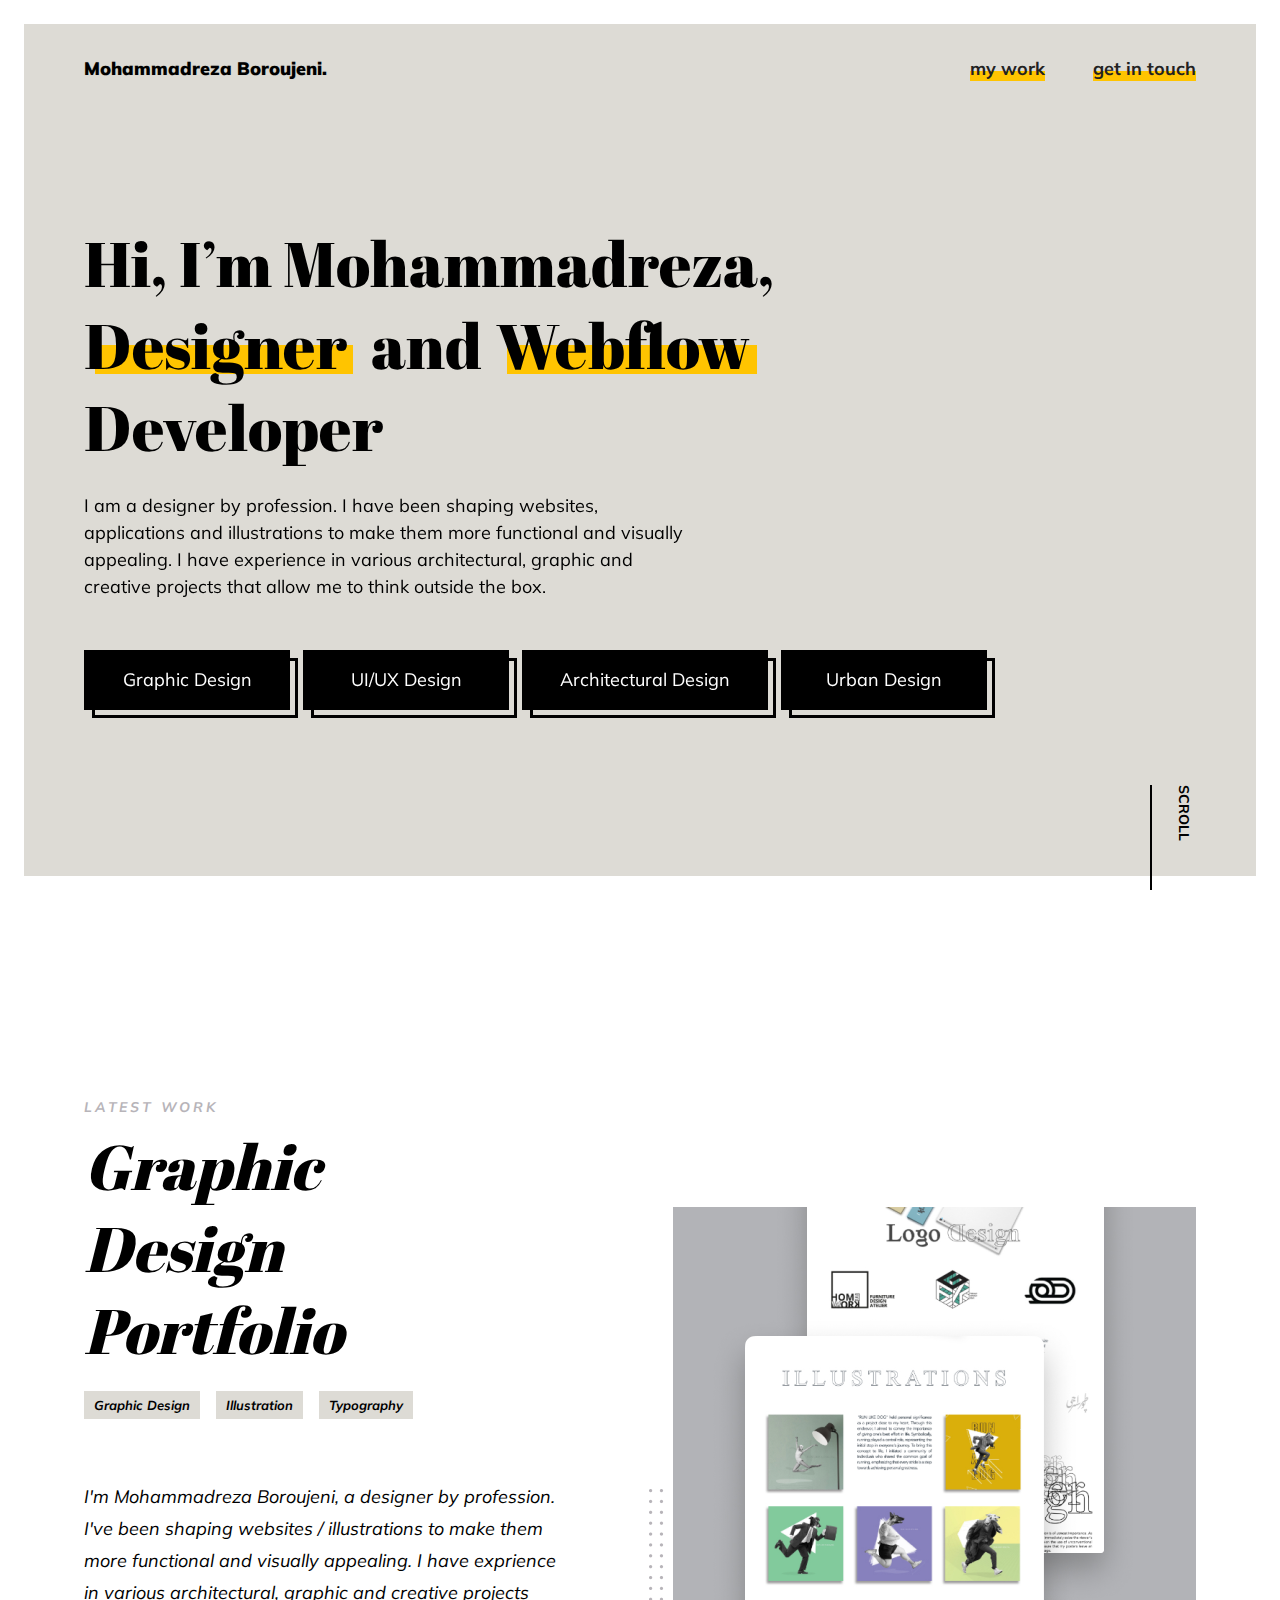
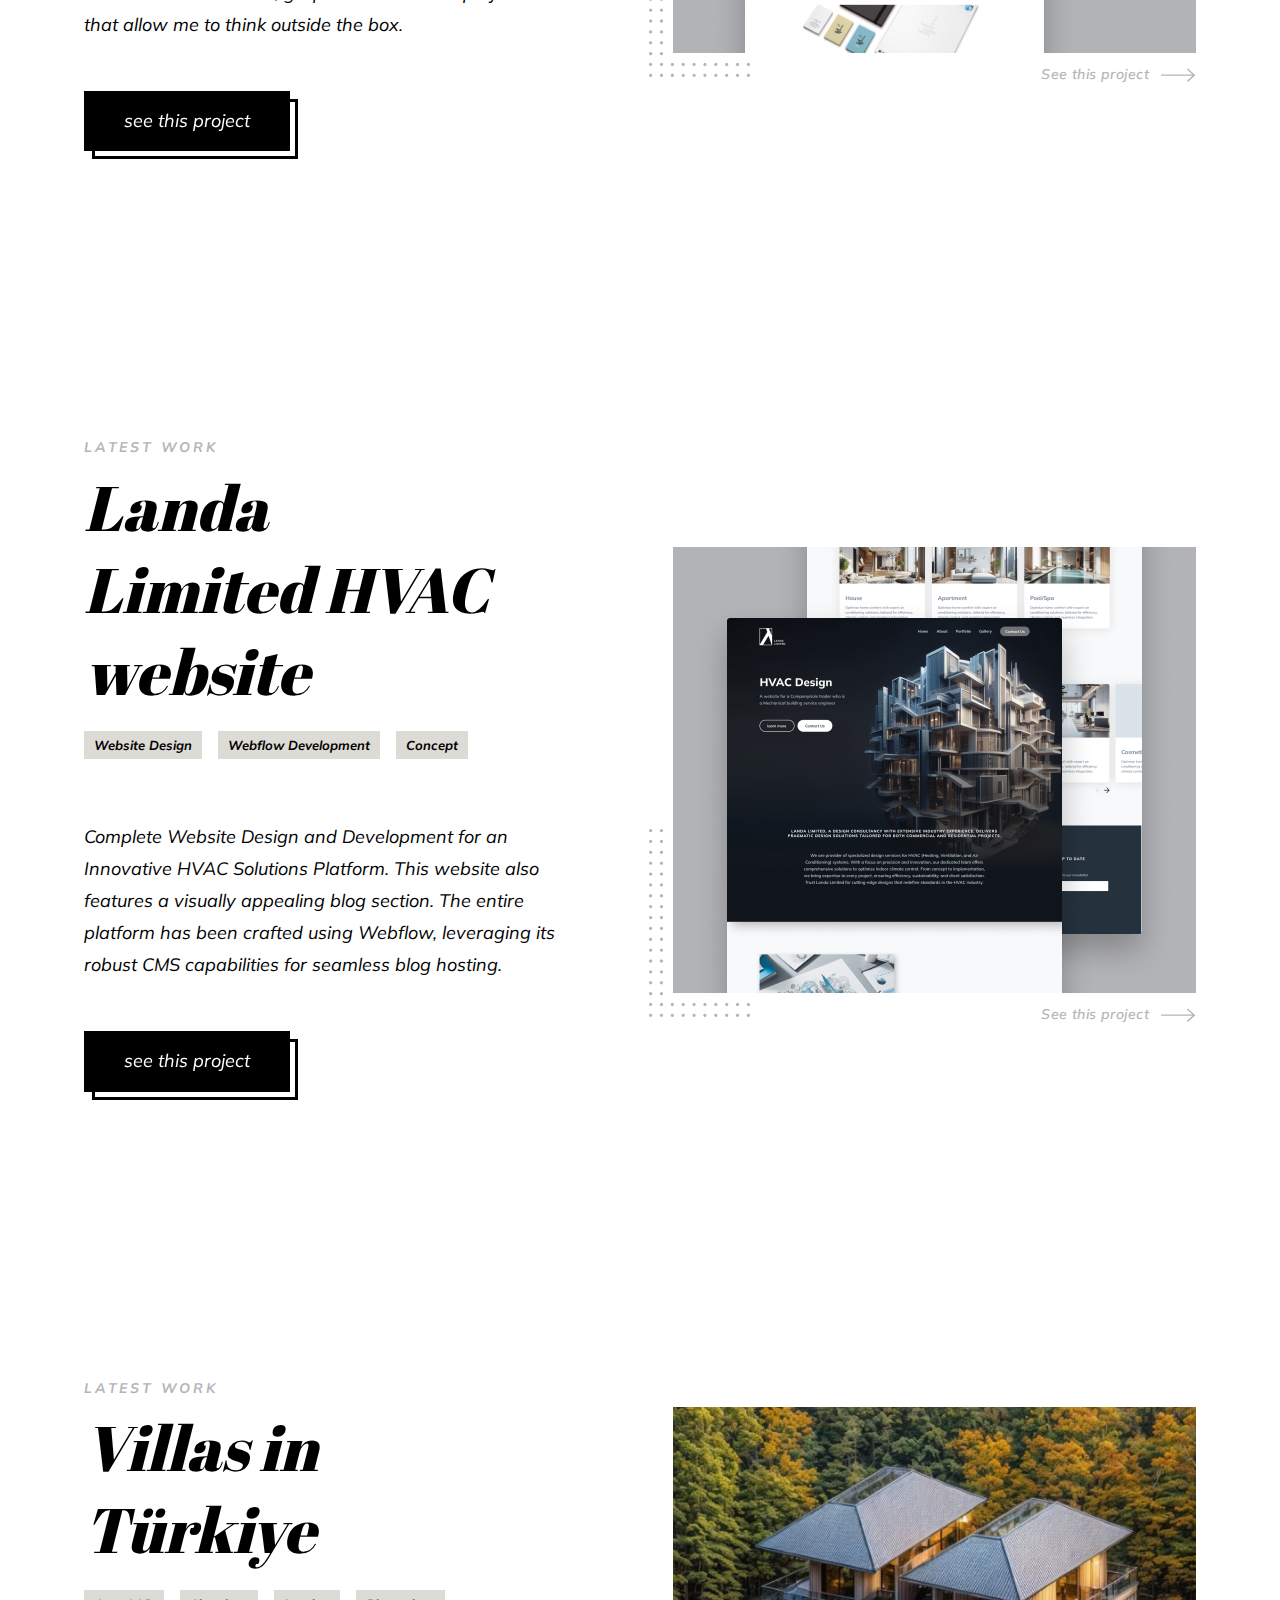
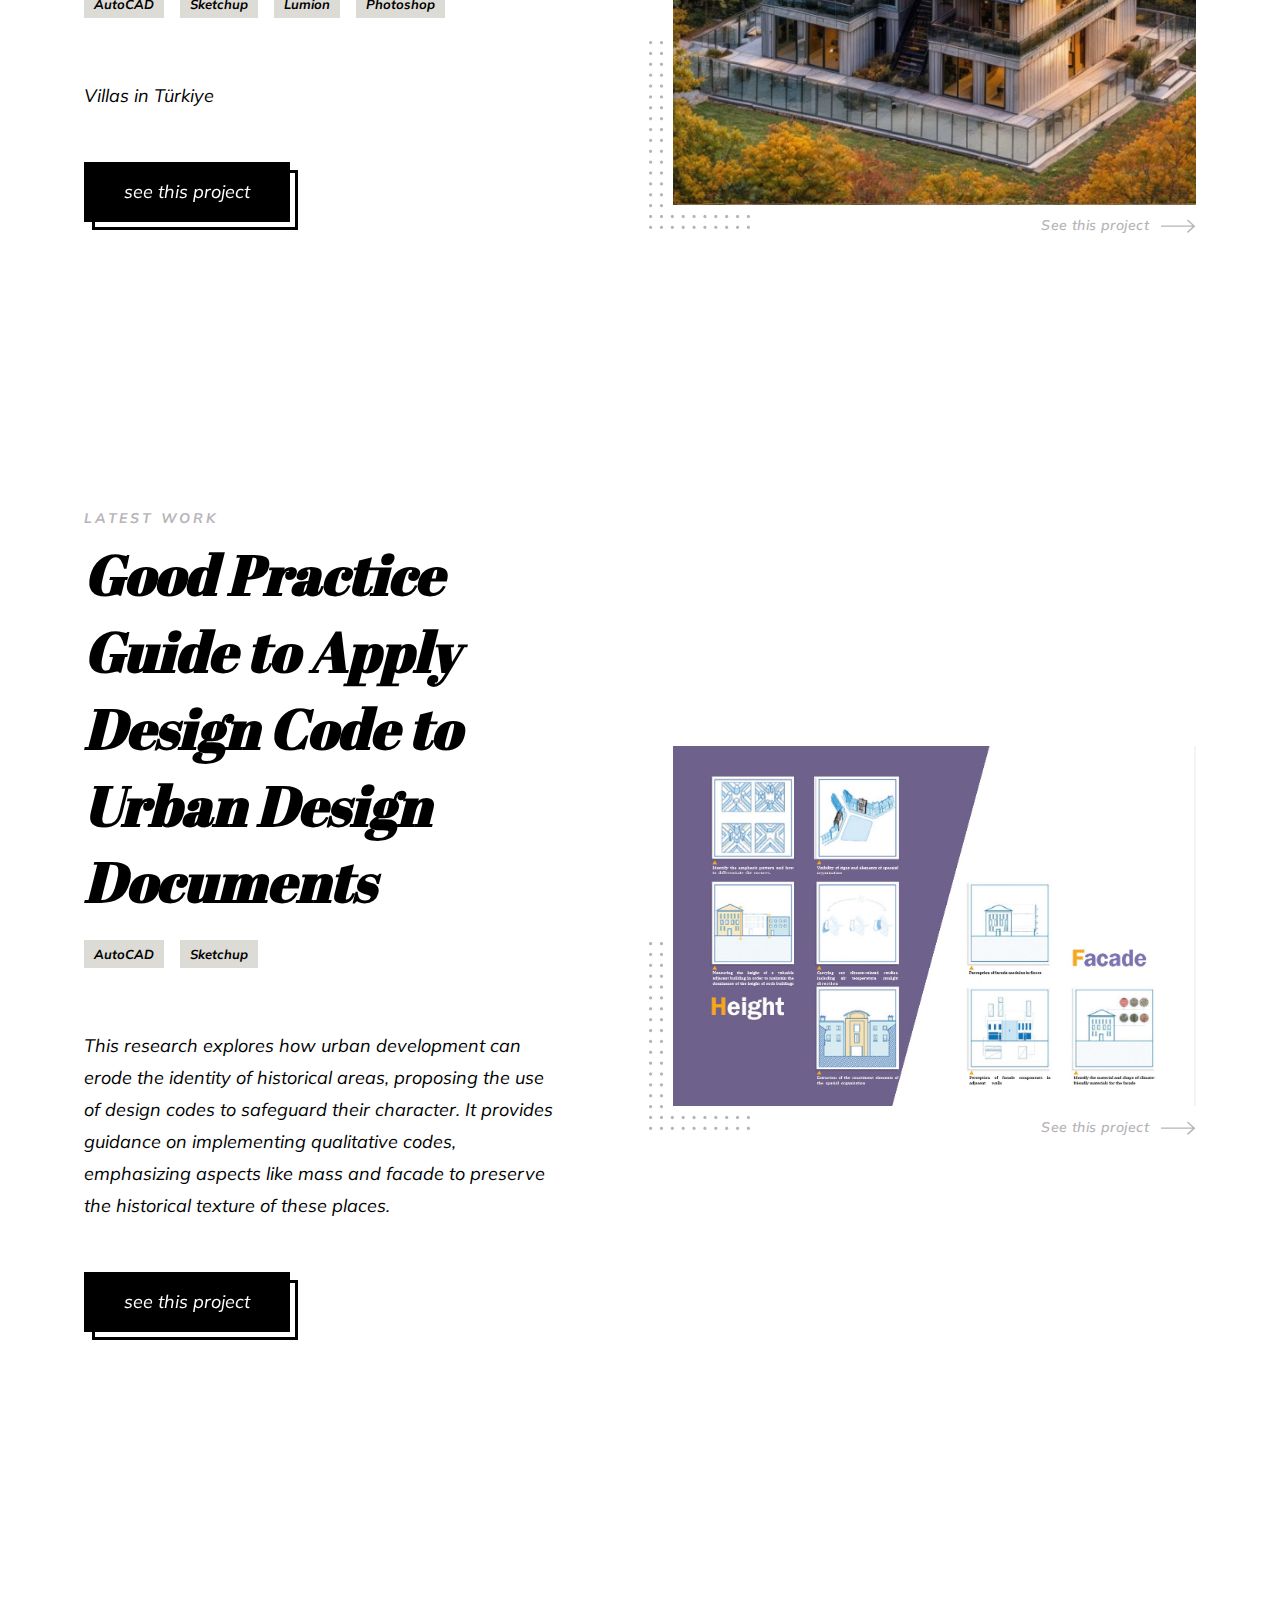
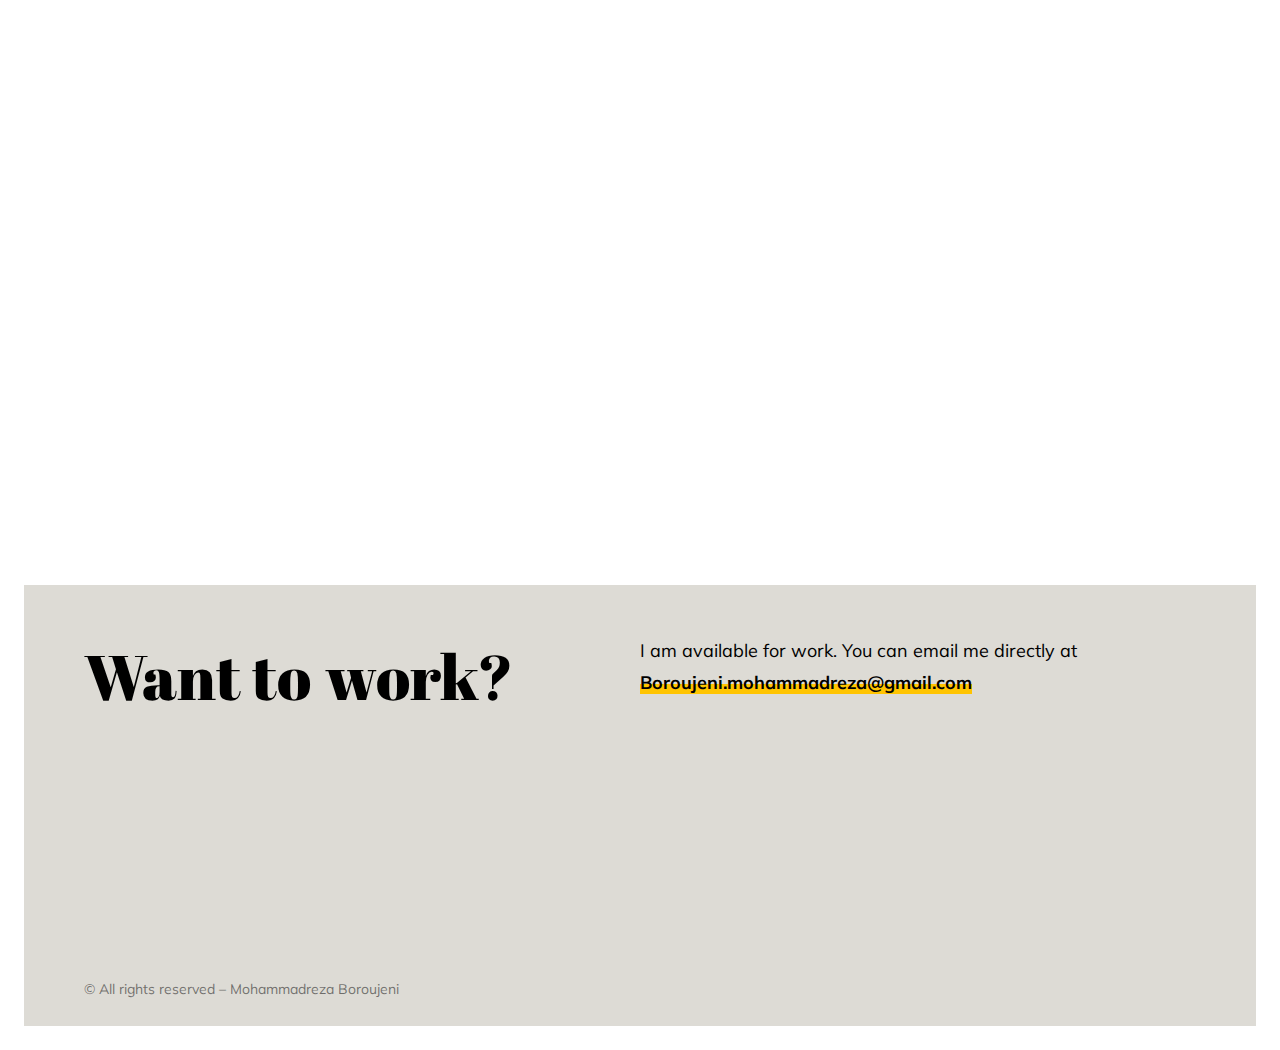
<file: index.html>
<!DOCTYPE html>
<!-- saved from url=(0048)https://boroujeni.com/ -->
<html data-wf-domain="boroujeni.com" data-wf-page="653cf811acd2104c5fa18bd2" data-wf-site="653cf811acd2104c5fa18b64"
    class="w-mod-js wf-abrilfatface-n4-active wf-muli-n8-active wf-muli-n9-active wf-muli-n4-active wf-muli-n7-active wf-muli-n6-active wf-muli-i8-active wf-muli-i6-active wf-muli-i4-active wf-muli-i7-active wf-muli-i9-active wf-active w-mod-ix">

<head>
    <meta http-equiv="Content-Type" content="text/html; charset=UTF-8">
    <style>
        .wf-force-outline-none[tabindex="-1"]:focus {
            outline: none;
        }
    </style>
    <title>Mohammadreza Boroujeni - Web Designer</title>
    <meta
        content="I design and build beautiful websites for businesses around the globe. If you need a modern and powerful website, send me an email. If we are a good fit, I will give you a time and cost estimate."
        name="description">
    <meta content="Mohammadreza Boroujeni - Web Designer" property="og:title">
    <meta
        content="I design and build beautiful websites for businesses around the globe. If you need a modern and powerful website, send me an email. If we are a good fit, I will give you a time and cost estimate."
        property="og:description">
    <meta content="Mohammadreza Boroujeni - Web Designer" property="twitter:title">
    <meta
        content="I design and build beautiful websites for businesses around the globe. If you need a modern and powerful website, send me an email. If we are a good fit, I will give you a time and cost estimate."
        property="twitter:description">
    <meta property="og:type" content="website">
    <meta content="summary_large_image" name="twitter:card">
    <meta content="width=device-width, initial-scale=1" name="viewport">
    <meta content="Webflow" name="generator">
    <link href="./portfolio_files/mohammadrezas-portfolio-site.webflow.eda626a88.css" rel="stylesheet" type="text/css">
    <style>
        @media (min-width:992px) {
            html.w-mod-js:not(.w-mod-ix) [data-w-id="1944b083-0408-23b8-a620-61953dbd318c"] {
                -webkit-transform: translate3d(-35PX, 0, 0) scale3d(1, 1, 1) rotateX(0) rotateY(0) rotateZ(0) skew(0, 0);
                -moz-transform: translate3d(-35PX, 0, 0) scale3d(1, 1, 1) rotateX(0) rotateY(0) rotateZ(0) skew(0, 0);
                -ms-transform: translate3d(-35PX, 0, 0) scale3d(1, 1, 1) rotateX(0) rotateY(0) rotateZ(0) skew(0, 0);
                transform: translate3d(-35PX, 0, 0) scale3d(1, 1, 1) rotateX(0) rotateY(0) rotateZ(0) skew(0, 0);
            }

            html.w-mod-js:not(.w-mod-ix) [data-w-id="d9705062-deb4-607b-0803-00a0c2b1317b"] {
                opacity: 0;
                -webkit-transform: translate3d(-9PX, 0, 0) scale3d(1, 1, 1) rotateX(0) rotateY(0) rotateZ(0) skew(0, 0);
                -moz-transform: translate3d(-9PX, 0, 0) scale3d(1, 1, 1) rotateX(0) rotateY(0) rotateZ(0) skew(0, 0);
                -ms-transform: translate3d(-9PX, 0, 0) scale3d(1, 1, 1) rotateX(0) rotateY(0) rotateZ(0) skew(0, 0);
                transform: translate3d(-9PX, 0, 0) scale3d(1, 1, 1) rotateX(0) rotateY(0) rotateZ(0) skew(0, 0);
            }
        }
    </style>
    <link href="https://fonts.googleapis.com/" rel="preconnect">
    <link href="https://fonts.gstatic.com/" rel="preconnect" crossorigin="anonymous">
    <script src="./portfolio_files/webfont.js.download" type="text/javascript"></script>
    <link rel="stylesheet" href="./portfolio_files/css" media="all">
    <script
        type="text/javascript">WebFont.load({ google: { families: ["Abril Fatface:regular", "Muli:regular,italic,600,600italic,700,700italic,800,800italic,900,900italic"] } });</script>
    <script
        type="text/javascript">!function (o, c) { var n = c.documentElement, t = " w-mod-"; n.className += t + "js", ("ontouchstart" in o || o.DocumentTouch && c instanceof DocumentTouch) && (n.className += t + "touch") }(window, document);</script>
    <link href="https://assets-global.website-files.com/653cf811acd2104c5fa18b64/6569f6f634e1b9b063983215_Favicon.png"
        rel="shortcut icon" type="image/x-icon">
    <link href="https://assets-global.website-files.com/653cf811acd2104c5fa18b64/6569f6f41a6983ed0ffcb7cb_my%20logo.png"
        rel="apple-touch-icon">
</head>

<body>
    <div data-collapse="tiny" data-animation="default" data-duration="400" data-easing="ease" data-easing2="ease"
        role="banner" class="navbar w-nav">
        <div class="container w-container"><a href="https://mboroujeni.com/" aria-current="page"
                class="brand w-nav-brand w--current" aria-label="home">
                <div class="logo"><span class="text-span">Mohammadreza Boroujeni.</span></div>
            </a>
            <nav role="navigation" class="nav-menu w-nav-menu"><a href="https://mboroujeni.com/#Portfolio"
                    class="nav-link yellow-link w-nav-link" style="max-width: 1300px;">my work</a><a
                    href="https://boroujeni.com/#footer" class="nav-link yellow-link w-nav-link"
                    style="max-width: 1300px;">get in touch</a></nav>
            <div class="menu-button w-nav-button" style="-webkit-user-select: text;" aria-label="menu" role="button"
                tabindex="0" aria-controls="w-nav-overlay-0" aria-haspopup="menu" aria-expanded="false">
                <div class="w-icon-nav-menu"></div>
            </div>
        </div>
        <div class="w-nav-overlay" data-wf-ignore="" id="w-nav-overlay-0"></div>
    </div>
    <div class="hero">
        <div class="hero-wrap">
            <div class="container">
                <div data-w-id="4d25a190-de63-e23d-efe3-a29000c37211"
                    style="transform: translate3d(0px, 0px, 0px) scale3d(1, 1, 1) rotateX(0deg) rotateY(0deg) rotateZ(0deg) skew(0deg, 0deg); transform-style: preserve-3d; opacity: 1;"
                    class="headline-wrap">
                    <h1 class="hero-heading">Hi, I’m Mohammadreza,</h1>
                    <div class="highlight-box">
                        <div data-w-id="5b4e90f0-f7c3-c61e-b8f7-2c44cff796d9"
                            style="transform: translate3d(0px, 0px, 0px) scale3d(1, 1, 1) rotateX(0deg) rotateY(0deg) rotateZ(0deg) skew(0deg, 0deg); transform-style: preserve-3d;"
                            class="highlight"></div>
                        <h1 class="hero-heading">Designer</h1>
                    </div>
                    <h1 class="hero-heading">and</h1>
                    <div class="highlight-box">
                        <div data-w-id="e96147a8-9b66-646c-c7c5-0b194ab70faa"
                            style="transform: translate3d(0px, 0px, 0px) scale3d(1, 1, 1) rotateX(0deg) rotateY(0deg) rotateZ(0deg) skew(0deg, 0deg); transform-style: preserve-3d;"
                            class="highlight"></div>
                        <h1 class="hero-heading">Webflow</h1>
                    </div>
                    <h1 class="hero-heading">Developer</h1>
                </div>
                <p data-w-id="22bdcc57-2556-cdbf-cbc3-a0a201a6607d"
                    style="opacity: 1; transform: translate3d(0px, 0px, 0px) scale3d(1, 1, 1) rotateX(0deg) rotateY(0deg) rotateZ(0deg) skew(0deg, 0deg); transform-style: preserve-3d;"
                    class="hero-paragraph">I am a designer by profession. I have been shaping websites, applications and
                    illustrations to make them more functional and visually appealing. I have experience
                    in various architectural, graphic and creative projects that allow me to think outside
                    the box.</p>
                <div data-w-id="a4785d04-0e05-8067-457b-d9ff66dbdc0e"
                    style="opacity: 1; transform: translate3d(0px, 0px, 0px) scale3d(1, 1, 1) rotateX(0deg) rotateY(0deg) rotateZ(0deg) skew(0deg, 0deg); transform-style: preserve-3d;"
                    class="button-wrapper">
                    <div class="button-border">
                        <a href="boroujeni.com/#graphic-design"
                            style="transform: translate3d(-8px, -8px, 0px) scale3d(1, 1, 1) rotateX(0deg) rotateY(0deg) rotateZ(0deg) skew(0deg, 0deg); transform-style: preserve-3d;"
                            class="button w-button">Graphic Design</a>
                    </div>
                </div>

                <div class="button-wrapper">
                    <div class="button-border">
                        <a href="mboroujeni.com/#web-design"
                            style="transform: translate3d(-8px, -8px, 0px) scale3d(1, 1, 1) rotateX(0deg) rotateY(0deg) rotateZ(0deg) skew(0deg, 0deg); transform-style: preserve-3d;"
                            class="button w-button">UI/UX Design</a>
                    </div>
                </div>

                <div class="button-wrapper">
                    <div class="button-border">
                        <a href="mboroujeni.com/#architecture"
                            style="transform: translate3d(-8px, -8px, 0px) scale3d(1, 1, 1) rotateX(0deg) rotateY(0deg) rotateZ(0deg) skew(0deg, 0deg); transform-style: preserve-3d;"
                            class="button w-button">Architectural Design</a>
                    </div>
                </div>

                <div class="button-wrapper">
                    <div class="button-border">
                        <a href="mboroujeni.com/#urban-design"
                            style="transform: translate3d(-8px, -8px, 0px) scale3d(1, 1, 1) rotateX(0deg) rotateY(0deg) rotateZ(0deg) skew(0deg, 0deg); transform-style: preserve-3d;"
                            class="button w-button">Urban Design</a>
                    </div>
                </div>
            </div>
        </div>
    </div>
    <div class="scroll-wrapper">
        <div class="container relative">
            <div class="scroll-block">
                <div data-w-id="b36549d8-b780-7fb7-8674-0b37bf71500b" class="scroll-arrow" style=""></div>
                <div class="scroll-text">scroll</div>
            </div>
        </div>
    </div>
    <div id="Portfolio" class="section">
        <div class="container">
            <div class="w-dyn-list">
                <div role="listitem" class="w-dyn-item">
                    <address class="project">
                        <div class="left-column">
                            <h4 class="heading-5">latest work</h4>
                            <h1>Graphic Design Portfolio</h1>
                            <div class="tags-wrapper">
                                <div class="tag">Graphic Design</div>
                                <div class="tag">Illustration</div>
                                <div class="tag">Typography</div>
                            </div>
                        </div><a id="w-node-_5e88b46d-417e-778f-7af0-7ba57a92cc85-5fa18bd2"
                            data-w-id="5e88b46d-417e-778f-7af0-7ba57a92cc85"
                            href="https://mboroujeni.com/project/graphic-portfolio-mohammadreza-boroujeni"
                            class="mockup-column w-inline-block"><img width="523" alt="A mockup of a project"
                                src="./portfolio_files/graphic-design/graphic.jpg"
                                sizes="(max-width: 479px) 100vw, (max-width: 767px) 78vw, (max-width: 991px) 523px, 36vw"
                                class="mockup-img"><img src="./portfolio_files/dot pattern-min.png" width="101" alt=""
                                class="dots">
                            <div class="mockup-hover">
                                <div data-w-id="d9705062-deb4-607b-0803-00a0c2b1317b" class="mockup-hover-text"
                                    style="">See this project</div>
                                <div class="mockup-arrow-wrapper"><img src="./portfolio_files/ic-arrow-forward-18px.svg"
                                        data-w-id="1944b083-0408-23b8-a620-61953dbd318c" alt="" class="mockup-arrow"
                                        style=""></div>
                            </div>
                        </a>
                        <div id="w-node-ce64223d-3b0f-84b9-64bf-81bd6806b188-5fa18bd2">
                            <p class="portfolio-paragraph">I'm Mohammadreza Boroujeni, a designer by profession.
                                I've been shaping websites / illustrations to make them more functional and visually
                                appealing. I have exprience in various architectural, graphic and creative projects
                                that allow me to think outside the box. </p>
                            <div data-w-id="51907583-8cfe-0024-ef94-42e104b8f07d" class="button-wrapper">
                                <div class="button-border"><a
                                        style="transform: translate3d(-8px, -8px, 0px) scale3d(1, 1, 1) rotateX(0deg) rotateY(0deg) rotateZ(0deg) skew(0deg, 0deg); transform-style: preserve-3d;"
                                        href="https://mboroujeni.com/project/graphic-portfolio-mohammadreza-boroujeni"
                                        class="button w-button">see this project</a></div>
                            </div>
                        </div>
                    </address>
                </div>
                <div role="list" class="w-dyn-items">
                    <div role="listitem" id="UI" class="w-dyn-item">
                        <address class="project">
                            <div class="left-column">
                                <h4 class="heading-5">latest work</h4>
                                <h1>Landa Limited HVAC website</h1>
                                <div class="tags-wrapper">
                                    <div class="tag">Website Design</div>
                                    <div class="tag">Webflow Development</div>
                                    <div class="tag">Concept</div>
                                </div>
                            </div><a id="w-node-_5e88b46d-417e-778f-7af0-7ba57a92cc85-5fa18bd2"
                                data-w-id="5e88b46d-417e-778f-7af0-7ba57a92cc85"
                                href="https://mboroujeni.com/project/mechanical-building-service-engineer"
                                class="mockup-column w-inline-block"><img width="523" alt="A mockup of a project"
                                    src="./portfolio_files/web-design/HVAC TEMP.jpg"
                                    sizes="(max-width: 479px) 100vw, (max-width: 767px) 78vw, (max-width: 991px) 523px, 36vw"
                                    srcset="" class="mockup-img"><img src="./portfolio_files/dot pattern-min.png"
                                    width="101" alt="" class="dots">
                                <div class="mockup-hover">
                                    <div data-w-id="d9705062-deb4-607b-0803-00a0c2b1317b" class="mockup-hover-text"
                                        style="">See this project</div>
                                    <div class="mockup-arrow-wrapper"><img
                                            src="./portfolio_files/ic-arrow-forward-18px.svg"
                                            data-w-id="1944b083-0408-23b8-a620-61953dbd318c" alt="" class="mockup-arrow"
                                            style=""></div>
                                </div>
                            </a>
                            <div id="w-node-ce64223d-3b0f-84b9-64bf-81bd6806b188-5fa18bd2">
                                <p class="portfolio-paragraph">Complete Website Design and Development for an Innovative
                                    HVAC Solutions Platform. This website also features a visually appealing blog
                                    section. The entire platform has been crafted using Webflow, leveraging its robust
                                    CMS capabilities for seamless blog hosting.</p>
                                <div data-w-id="51907583-8cfe-0024-ef94-42e104b8f07d" class="button-wrapper">
                                    <div class="button-border"><a
                                            style="transform: translate3d(-8px, -8px, 0px) scale3d(1, 1, 1) rotateX(0deg) rotateY(0deg) rotateZ(0deg) skew(0deg, 0deg); transform-style: preserve-3d;"
                                            href="https://mboroujeni.com/project/mechanical-building-service-engineer"
                                            class="button w-button">see this project</a></div>
                                </div>
                            </div>
                        </address>
                    </div>
                    <div id="architecture" role="listitem" class="w-dyn-item">
                        <address class="project">
                            <div class="left-column">
                                <h4 class="heading-5">latest work</h4>
                                <h1>Villas in Türkiye</h1>
                                <div class="tags-wrapper">
                                    <div class="tag">AutoCAD</div>
                                    <div class="tag">Sketchup</div>
                                    <div class="tag">Lumion</div>
                                    <div class="tag">Photoshop</div>
                                </div>
                            </div><a id="w-node-_5e88b46d-417e-778f-7af0-7ba57a92cc85-5fa18bd2"
                                data-w-id="5e88b46d-417e-778f-7af0-7ba57a92cc85"
                                href="https://mboroujeni.com/project/villa-turkey" class="mockup-column w-inline-block">
                                <img width="523" alt="A mockup of a project"
                                    src="./portfolio_files/architectural-design/villa-turkey.jpg"
                                    sizes="(max-width: 479px) 100vw, (max-width: 767px) 78vw, (max-width: 991px) 523px, 36vw"
                                    class="mockup-img">
                                <img src="./portfolio_files/dot pattern-min.png" width="101" alt="" class="dots">
                                <div class="mockup-hover">
                                    <div data-w-id="d9705062-deb4-607b-0803-00a0c2b1317b" class="mockup-hover-text"
                                        style="">See this project</div>
                                    <div class="mockup-arrow-wrapper"><img
                                            src="./portfolio_files/ic-arrow-forward-18px.svg"
                                            data-w-id="1944b083-0408-23b8-a620-61953dbd318c" alt="" class="mockup-arrow"
                                            style=""></div>
                                </div>
                            </a>
                            <div id="w-node-ce64223d-3b0f-84b9-64bf-81bd6806b188-5fa18bd2">
                                <p class="portfolio-paragraph">Villas in Türkiye</p>
                                <div data-w-id="51907583-8cfe-0024-ef94-42e104b8f07d" class="button-wrapper">
                                    <div class="button-border"><a
                                            style="transform: translate3d(-8px, -8px, 0px) scale3d(1, 1, 1) rotateX(0deg) rotateY(0deg) rotateZ(0deg) skew(0deg, 0deg); transform-style: preserve-3d;"
                                            href="https://mboroujeni.com/project/villas-turkey"
                                            class="button w-button">see this project</a></div>
                                </div>
                            </div>
                        </address>
                    </div>
                    <div id="urban-design" role="listitem" class="w-dyn-item">
                        <address class="project">
                            <div class="left-column">
                                <h4 class="heading-5">latest work</h4>
                                <h2>Good Practice Guide to Apply Design Code to Urban Design Documents</h2>
                                <div class="tags-wrapper">
                                    <div class="tag">AutoCAD</div>
                                    <div class="tag">Sketchup</div>
                                </div>
                            </div><a id="w-node-_5e88b46d-417e-778f-7af0-7ba57a92cc85-5fa18bd2"
                                data-w-id="5e88b46d-417e-778f-7af0-7ba57a92cc85"
                                href="https://mboroujeni.com/project/urban-design"
                                class="mockup-column w-inline-block"><img width="523" alt="A mockup of a project"
                                    src="./portfolio_files/urban-design/facade.JPG"
                                    sizes="(max-width: 479px) 100vw, (max-width: 767px) 78vw, (max-width: 991px) 523px, 36vw"
                                    class="mockup-img"><img src="./portfolio_files/dot pattern-min.png" width="101"
                                    alt="" class="dots">
                                <div class="mockup-hover">
                                    <div data-w-id="d9705062-deb4-607b-0803-00a0c2b1317b" class="mockup-hover-text"
                                        style="">See this project</div>
                                    <div class="mockup-arrow-wrapper"><img
                                            src="./portfolio_files/ic-arrow-forward-18px.svg"
                                            data-w-id="1944b083-0408-23b8-a620-61953dbd318c" alt="" class="mockup-arrow"
                                            style=""></div>
                                </div>
                            </a>
                            <div id="w-node-ce64223d-3b0f-84b9-64bf-81bd6806b188-5fa18bd2">
                                <p class="portfolio-paragraph">
                                    This research explores how urban development can erode the identity of historical
                                    areas, proposing the use of design codes to safeguard their character. It provides
                                    guidance on implementing qualitative codes, emphasizing aspects like mass and facade
                                    to preserve the historical texture of these places.</p>
                                <div data-w-id="51907583-8cfe-0024-ef94-42e104b8f07d" class="button-wrapper">
                                    <div class="button-border"><a
                                            style="transform: translate3d(-8px, -8px, 0px) scale3d(1, 1, 1) rotateX(0deg) rotateY(0deg) rotateZ(0deg) skew(0deg, 0deg); transform-style: preserve-3d;"
                                            href="https://mboroujeni.com/urban-design" class="button w-button">see this
                                            project</a></div>
                                </div>
                            </div>
                        </address>
                    </div>
                </div>
            </div>
        </div>
    </div>
    <div class="section">
        <div class="container">
            <div class="what-i-do">
                <div data-w-id="7b872fb9-abe8-ebfc-9a9b-4d0bbe0f1489" style="opacity: 0;" class="left-column">
                    <h1 class="hero-heading">What</h1>
                    <div data-w-id="846a3ab5-5829-bc1b-9a32-a92b2ac61829" class="highlight-box">
                        <div style="transform: translate3d(0px, 0px, 0px) scale3d(0, 1, 1) rotateX(0deg) rotateY(0deg) rotateZ(0deg) skew(0deg, 0deg); transform-style: preserve-3d;"
                            class="highlight"></div>
                        <h1 class="hero-heading">I do</h1>
                    </div>
                </div>
                <div data-w-id="1aa15fbb-7cae-f258-366a-ed68997dbd00" style="opacity: 0;" class="right-column">
                    <h3>Design</h3>
                    <p>I design beautiful and powerful websites for modern businesses. Any business today needs a
                        website that wins customers’ trust and helps you do your business well. I make sure your website
                        is up to that standard.</p>
                    <h3 class="development-heading">Development</h3>
                    <p>I build websites in Webflow where I can create responsive, powerful and fully custom websites.
                        Plus, Webflow has an incredibly simple Content Editor for you and your team to edit website
                        content quickly and easily.</p>
                </div>
            </div>
        </div>
    </div>
    <div id="footer" class="footer">
        <div class="container">
            <div class="want-to-work">
                <div data-w-id="d2975850-eaa6-2a4c-c8b9-3f2f222c21b6" style="opacity: 100;" class="left-column">
                    <h1 class="hero-heading">Want to</h1>
                    <div data-w-id="d2975850-eaa6-2a4c-c8b9-3f2f222c21b9" class="highlight-box">
                        <div style="transform: translate3d(0px, 0px, 0px) scale3d(0, 1, 1) rotateX(0deg) rotateY(0deg) rotateZ(0deg) skew(0deg, 0deg); transform-style: preserve-3d;"
                            class="highlight"></div>
                        <h1 class="hero-heading">work?</h1>
                    </div>
                </div>
                <div data-w-id="d2975850-eaa6-2a4c-c8b9-3f2f222c21bd" style="opacity: 100;" class="left-column">
                    <p class="paragraph">
                        I am available for work. You can email me directly at
                        <a href="mailto:boroujeni.mohammadreza@gmail.com"
                            class="yellow-link">Boroujeni.mohammadreza@gmail.com</a>
                    </p>
                </div>
            </div>
            <div class="copyright">© All rights reserved – Mohammadreza Boroujeni</div>
        </div>
    </div>
    <div class="_24px"></div>

</body>

</html>
</file>
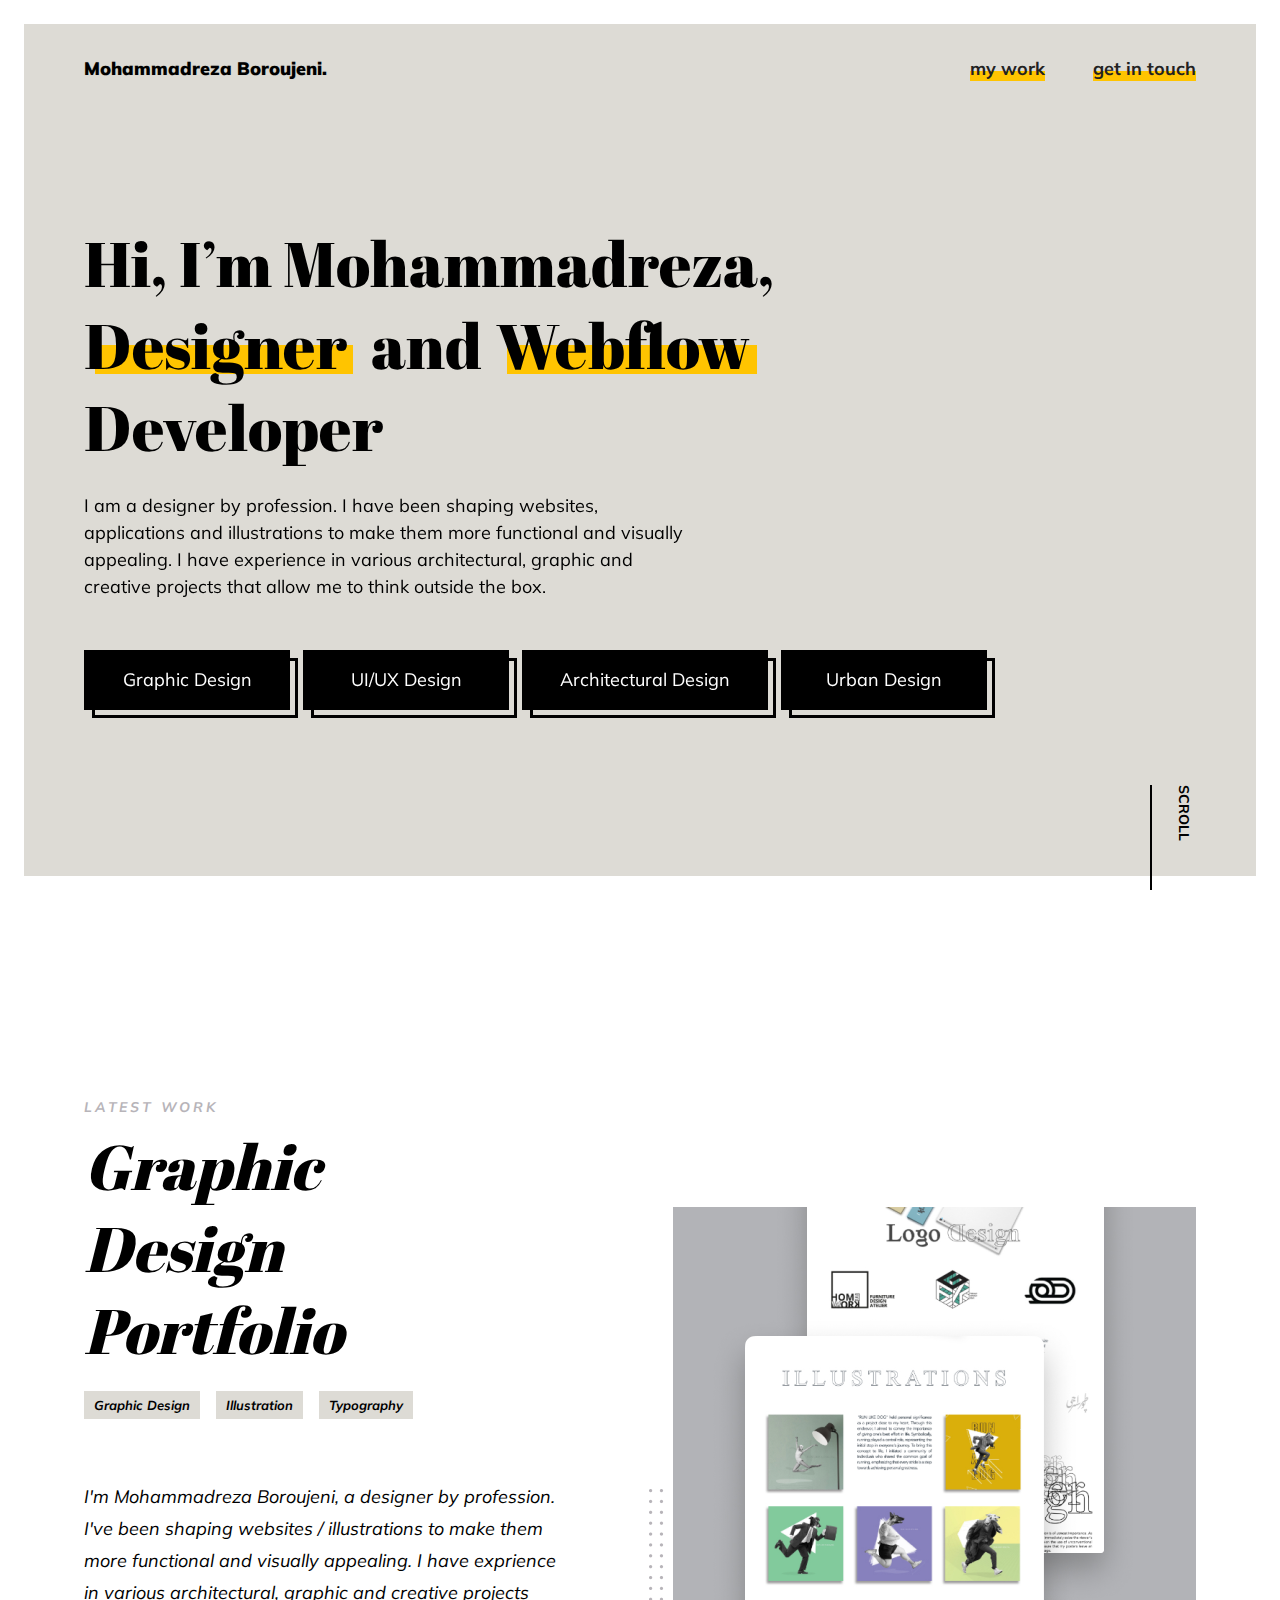
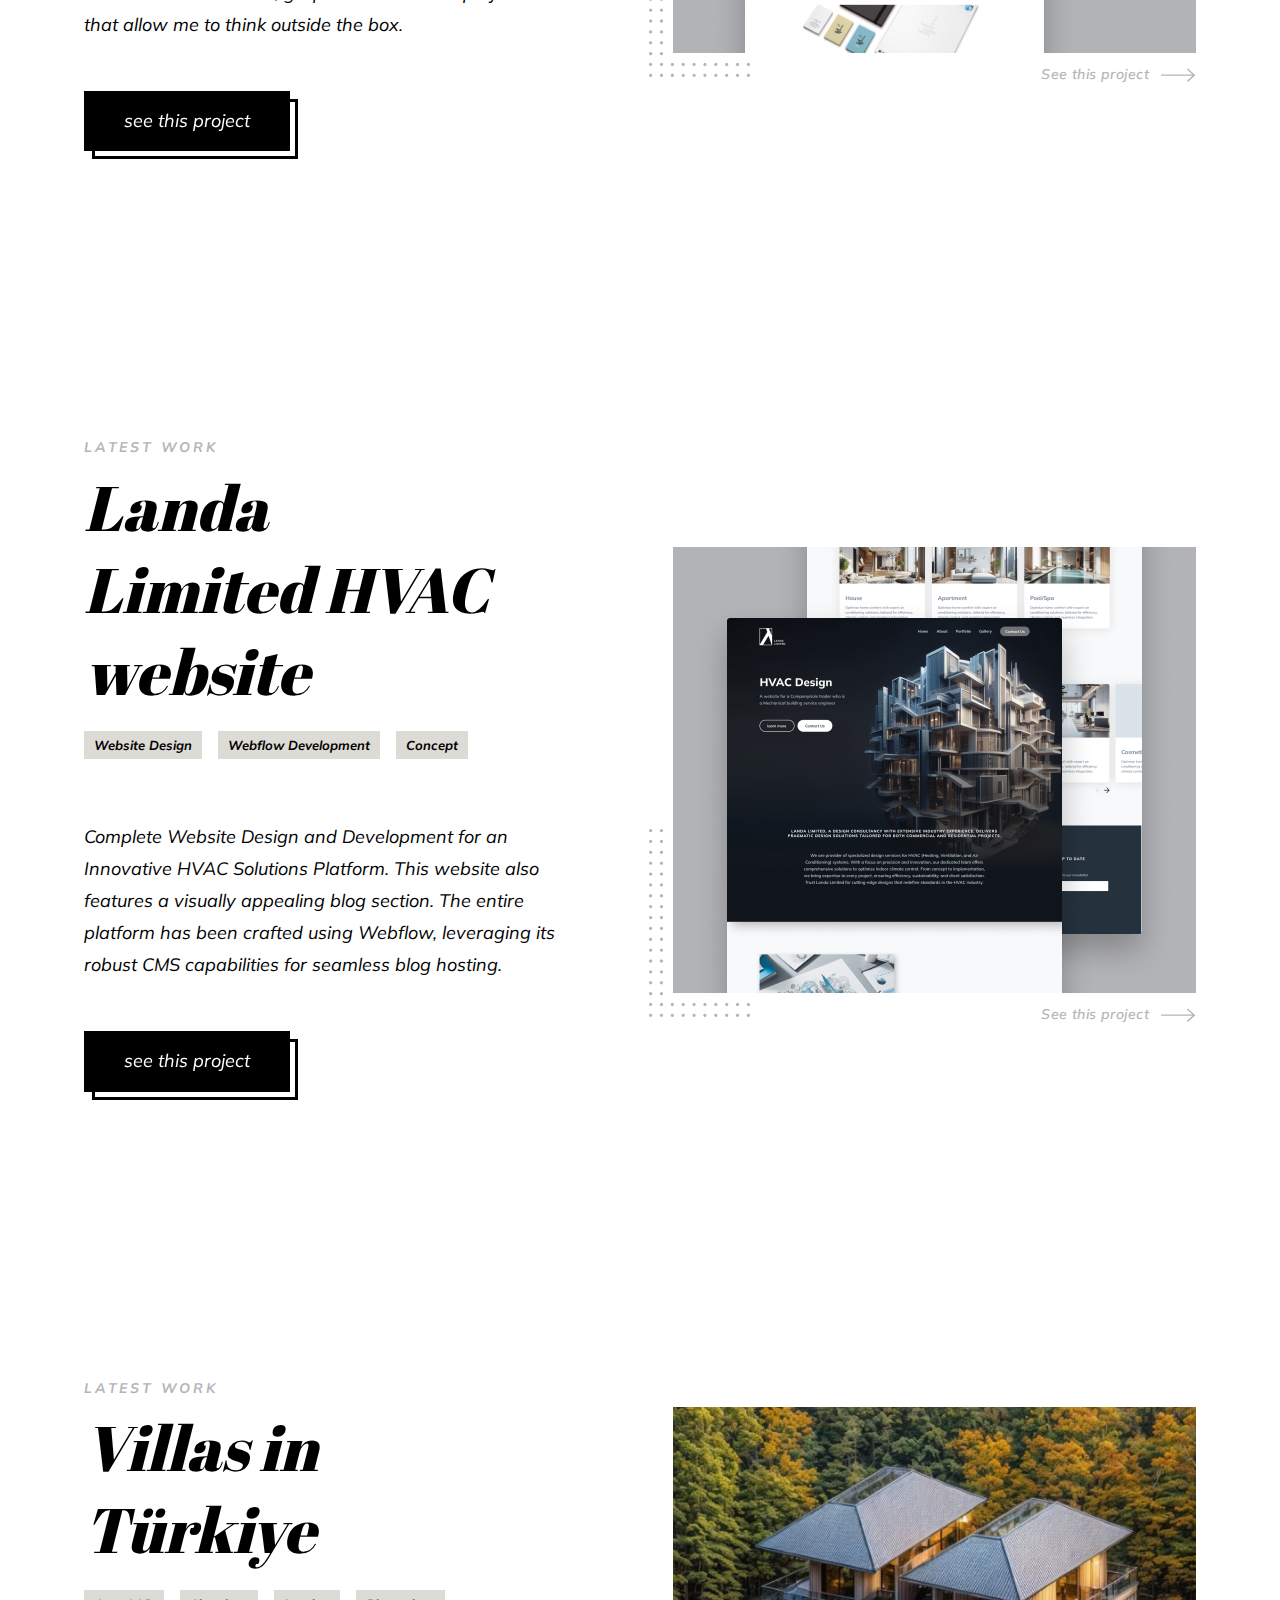
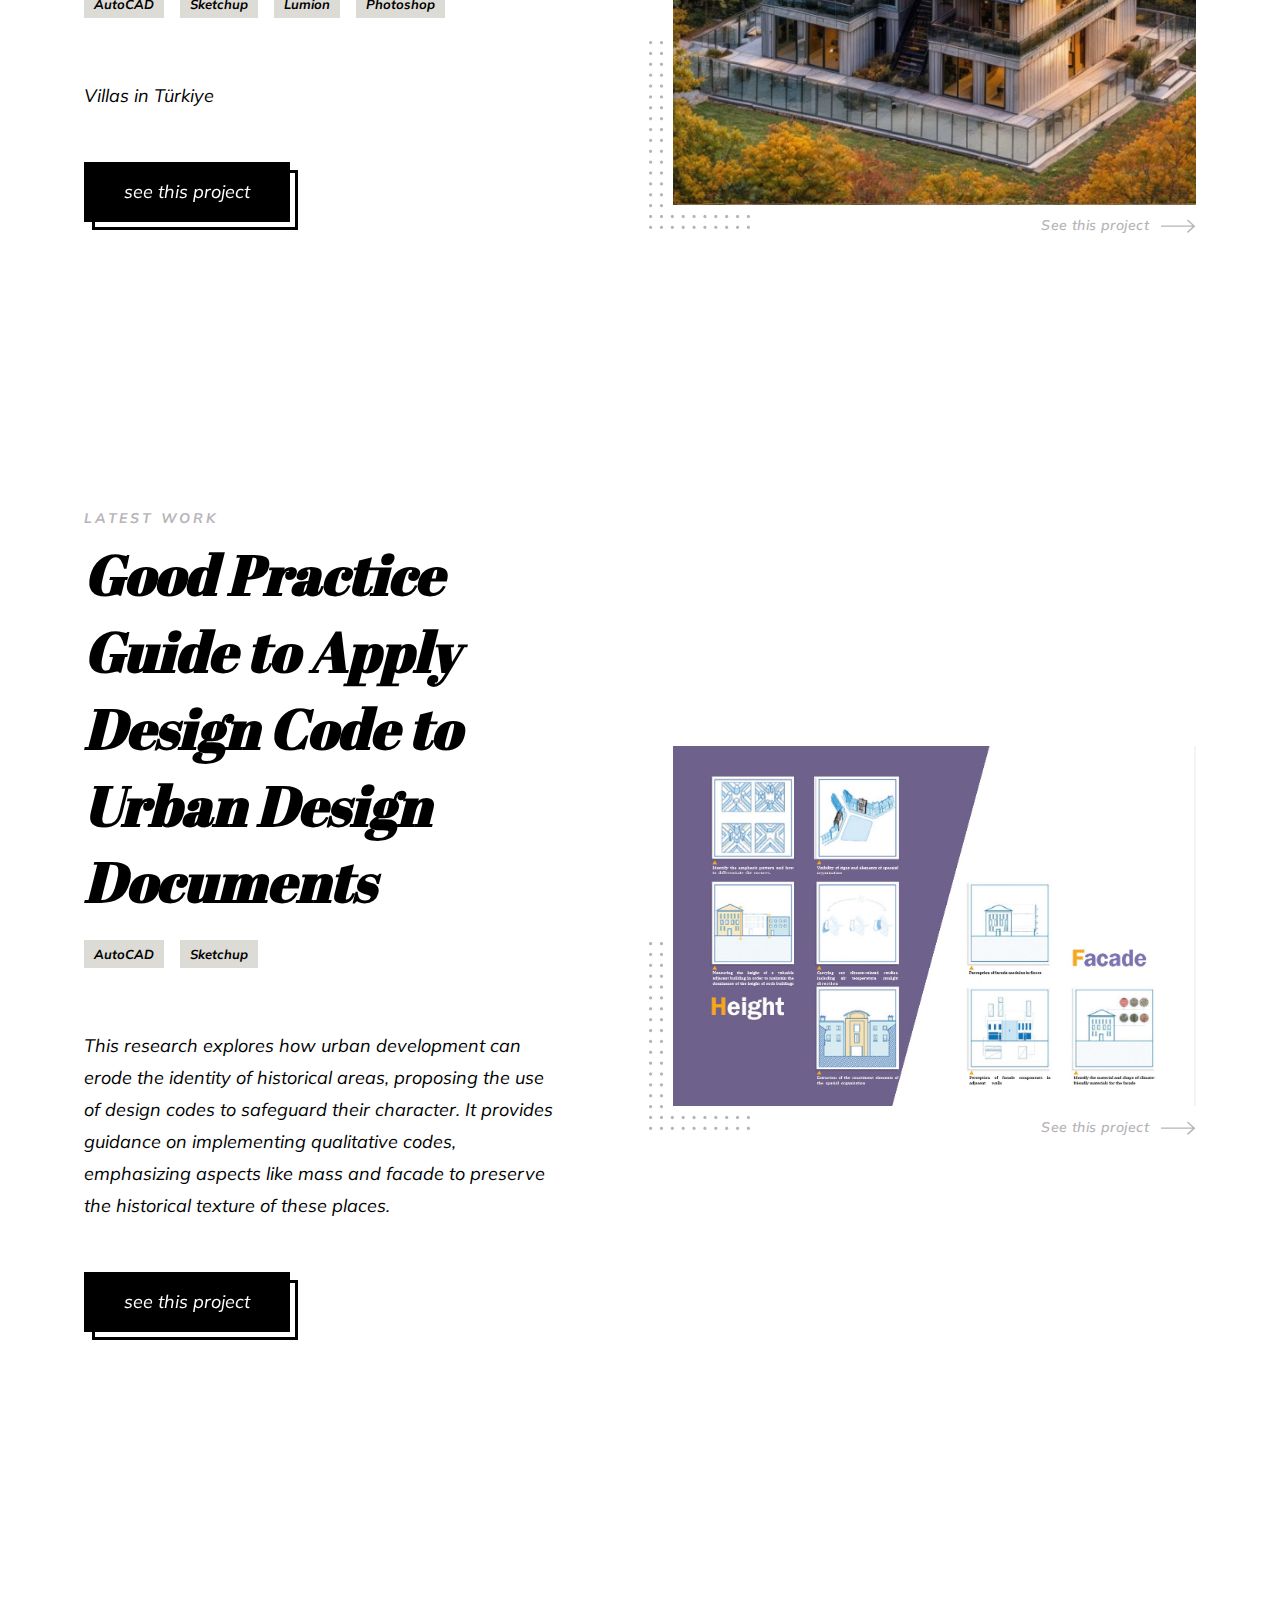
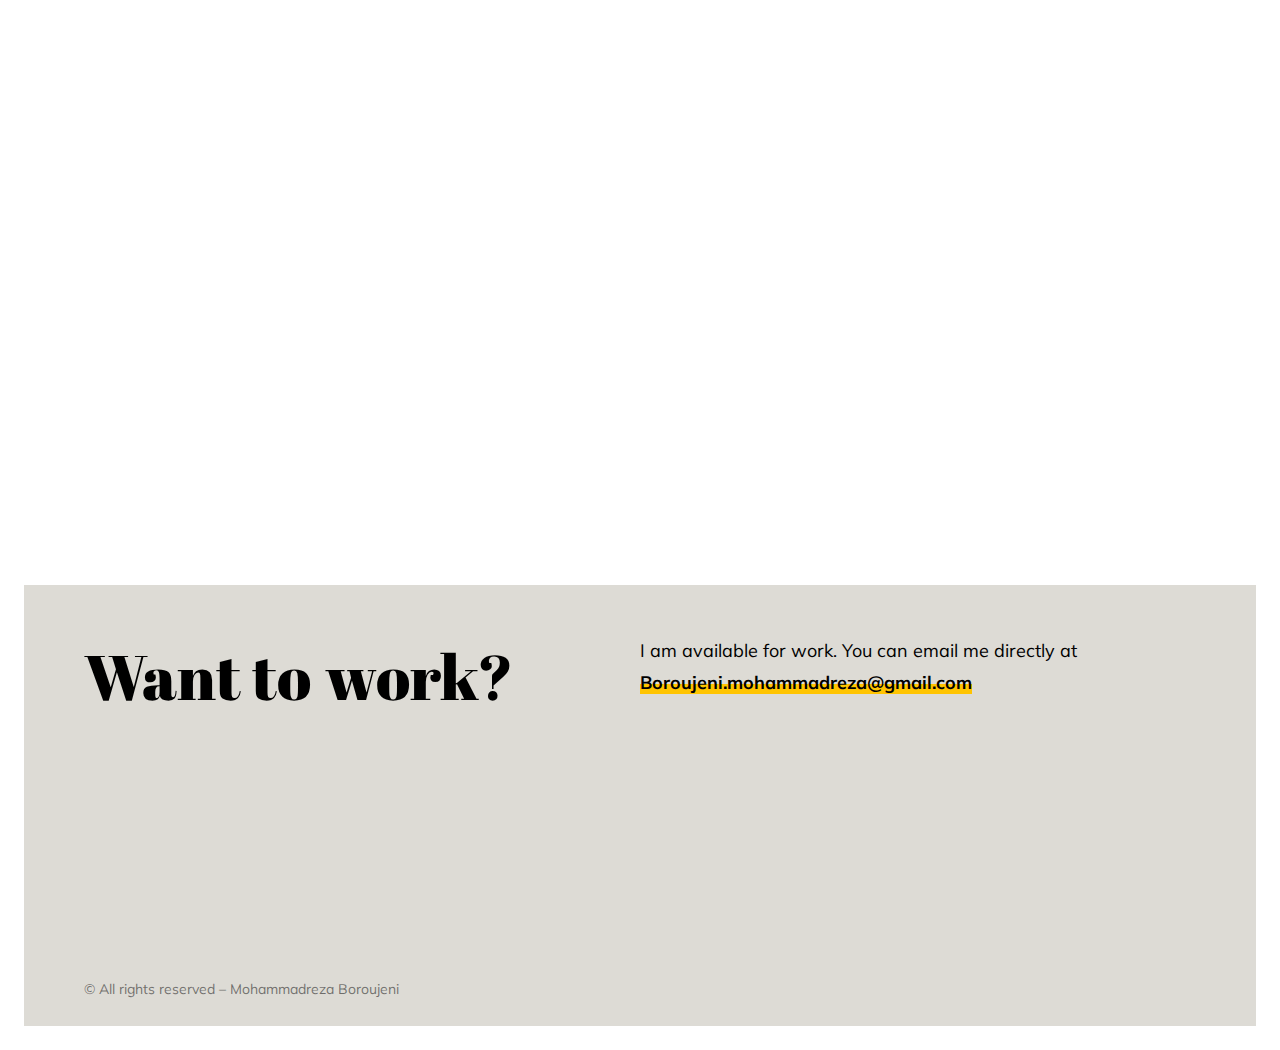
<file: Portfolio.html>
<!DOCTYPE html>
<!-- saved from url=(0048)https://mboroujeni.com/ -->
<html data-wf-domain="mboroujeni.com" data-wf-page="653cf811acd2104c5fa18bd2" data-wf-site="653cf811acd2104c5fa18b64"
    class="w-mod-js wf-abrilfatface-n4-active wf-muli-n8-active wf-muli-n9-active wf-muli-n4-active wf-muli-n7-active wf-muli-n6-active wf-muli-i8-active wf-muli-i6-active wf-muli-i4-active wf-muli-i7-active wf-muli-i9-active wf-active w-mod-ix">

<head>
    <meta http-equiv="Content-Type" content="text/html; charset=UTF-8">
    <style>
        .wf-force-outline-none[tabindex="-1"]:focus {
            outline: none;
        }
    </style>
    <title>Mohammadreza Boroujeni - Web Designer</title>
    <meta
        content="I design and build beautiful websites for businesses around the globe. If you need a modern and powerful website, send me an email. If we are a good fit, I will give you a time and cost estimate."
        name="description">
    <meta content="Mohammadreza Boroujeni - Web Designer" property="og:title">
    <meta
        content="I design and build beautiful websites for businesses around the globe. If you need a modern and powerful website, send me an email. If we are a good fit, I will give you a time and cost estimate."
        property="og:description">
    <meta content="Mohammadreza Boroujeni - Web Designer" property="twitter:title">
    <meta
        content="I design and build beautiful websites for businesses around the globe. If you need a modern and powerful website, send me an email. If we are a good fit, I will give you a time and cost estimate."
        property="twitter:description">
    <meta property="og:type" content="website">
    <meta content="summary_large_image" name="twitter:card">
    <meta content="width=device-width, initial-scale=1" name="viewport">
    <meta content="Webflow" name="generator">
    <link href="./portfolio_files/mohammadrezas-portfolio-site.webflow.eda626a88.css" rel="stylesheet" type="text/css">
    <style>
        @media (min-width:992px) {
            html.w-mod-js:not(.w-mod-ix) [data-w-id="1944b083-0408-23b8-a620-61953dbd318c"] {
                -webkit-transform: translate3d(-35PX, 0, 0) scale3d(1, 1, 1) rotateX(0) rotateY(0) rotateZ(0) skew(0, 0);
                -moz-transform: translate3d(-35PX, 0, 0) scale3d(1, 1, 1) rotateX(0) rotateY(0) rotateZ(0) skew(0, 0);
                -ms-transform: translate3d(-35PX, 0, 0) scale3d(1, 1, 1) rotateX(0) rotateY(0) rotateZ(0) skew(0, 0);
                transform: translate3d(-35PX, 0, 0) scale3d(1, 1, 1) rotateX(0) rotateY(0) rotateZ(0) skew(0, 0);
            }

            html.w-mod-js:not(.w-mod-ix) [data-w-id="d9705062-deb4-607b-0803-00a0c2b1317b"] {
                opacity: 0;
                -webkit-transform: translate3d(-9PX, 0, 0) scale3d(1, 1, 1) rotateX(0) rotateY(0) rotateZ(0) skew(0, 0);
                -moz-transform: translate3d(-9PX, 0, 0) scale3d(1, 1, 1) rotateX(0) rotateY(0) rotateZ(0) skew(0, 0);
                -ms-transform: translate3d(-9PX, 0, 0) scale3d(1, 1, 1) rotateX(0) rotateY(0) rotateZ(0) skew(0, 0);
                transform: translate3d(-9PX, 0, 0) scale3d(1, 1, 1) rotateX(0) rotateY(0) rotateZ(0) skew(0, 0);
            }
        }
    </style>
    <link href="https://fonts.googleapis.com/" rel="preconnect">
    <link href="https://fonts.gstatic.com/" rel="preconnect" crossorigin="anonymous">
    <script src="./portfolio_files/webfont.js.download" type="text/javascript"></script>
    <link rel="stylesheet" href="./portfolio_files/css" media="all">
    <script
        type="text/javascript">WebFont.load({ google: { families: ["Abril Fatface:regular", "Muli:regular,italic,600,600italic,700,700italic,800,800italic,900,900italic"] } });</script>
    <script
        type="text/javascript">!function (o, c) { var n = c.documentElement, t = " w-mod-"; n.className += t + "js", ("ontouchstart" in o || o.DocumentTouch && c instanceof DocumentTouch) && (n.className += t + "touch") }(window, document);</script>
    <link href="https://assets-global.website-files.com/653cf811acd2104c5fa18b64/6569f6f634e1b9b063983215_Favicon.png"
        rel="shortcut icon" type="image/x-icon">
    <link href="https://assets-global.website-files.com/653cf811acd2104c5fa18b64/6569f6f41a6983ed0ffcb7cb_my%20logo.png"
        rel="apple-touch-icon">
</head>

<body>
    <div data-collapse="tiny" data-animation="default" data-duration="400" data-easing="ease" data-easing2="ease"
        role="banner" class="navbar w-nav">
        <div class="container w-container"><a href="https://mboroujeni.com/" aria-current="page"
                class="brand w-nav-brand w--current" aria-label="home">
                <div class="logo"><span class="text-span">Mohammadreza Boroujeni.</span></div>
            </a>
            <nav role="navigation" class="nav-menu w-nav-menu"><a href="https://mboroujeni.com/#Portfolio"
                    class="nav-link yellow-link w-nav-link" style="max-width: 1300px;">my work</a><a
                    href="https://mboroujeni.com/#footer" class="nav-link yellow-link w-nav-link"
                    style="max-width: 1300px;">get in touch</a></nav>
            <div class="menu-button w-nav-button" style="-webkit-user-select: text;" aria-label="menu" role="button"
                tabindex="0" aria-controls="w-nav-overlay-0" aria-haspopup="menu" aria-expanded="false">
                <div class="w-icon-nav-menu"></div>
            </div>
        </div>
        <div class="w-nav-overlay" data-wf-ignore="" id="w-nav-overlay-0"></div>
    </div>
    <div class="hero">
        <div class="hero-wrap">
            <div class="container">
                <div data-w-id="4d25a190-de63-e23d-efe3-a29000c37211"
                    style="transform: translate3d(0px, 0px, 0px) scale3d(1, 1, 1) rotateX(0deg) rotateY(0deg) rotateZ(0deg) skew(0deg, 0deg); transform-style: preserve-3d; opacity: 1;"
                    class="headline-wrap">
                    <h1 class="hero-heading">Hi, I’m Mohammadreza,</h1>
                    <div class="highlight-box">
                        <div data-w-id="5b4e90f0-f7c3-c61e-b8f7-2c44cff796d9"
                            style="transform: translate3d(0px, 0px, 0px) scale3d(1, 1, 1) rotateX(0deg) rotateY(0deg) rotateZ(0deg) skew(0deg, 0deg); transform-style: preserve-3d;"
                            class="highlight"></div>
                        <h1 class="hero-heading">Designer</h1>
                    </div>
                    <h1 class="hero-heading">and</h1>
                    <div class="highlight-box">
                        <div data-w-id="e96147a8-9b66-646c-c7c5-0b194ab70faa"
                            style="transform: translate3d(0px, 0px, 0px) scale3d(1, 1, 1) rotateX(0deg) rotateY(0deg) rotateZ(0deg) skew(0deg, 0deg); transform-style: preserve-3d;"
                            class="highlight"></div>
                        <h1 class="hero-heading">Webflow</h1>
                    </div>
                    <h1 class="hero-heading">Developer</h1>
                </div>
                <p data-w-id="22bdcc57-2556-cdbf-cbc3-a0a201a6607d"
                    style="opacity: 1; transform: translate3d(0px, 0px, 0px) scale3d(1, 1, 1) rotateX(0deg) rotateY(0deg) rotateZ(0deg) skew(0deg, 0deg); transform-style: preserve-3d;"
                    class="hero-paragraph">I am a designer by profession. I have been shaping websites, applications and
                    illustrations to make them more functional and visually appealing. I have experience
                    in various architectural, graphic and creative projects that allow me to think outside
                    the box.</p>
                <div data-w-id="a4785d04-0e05-8067-457b-d9ff66dbdc0e"
                    style="opacity: 1; transform: translate3d(0px, 0px, 0px) scale3d(1, 1, 1) rotateX(0deg) rotateY(0deg) rotateZ(0deg) skew(0deg, 0deg); transform-style: preserve-3d;"
                    class="button-wrapper">
                    <div class="button-border">
                        <a href="mboroujeni.com/#graphic-design"
                            style="transform: translate3d(-8px, -8px, 0px) scale3d(1, 1, 1) rotateX(0deg) rotateY(0deg) rotateZ(0deg) skew(0deg, 0deg); transform-style: preserve-3d;"
                            class="button w-button">Graphic Design</a>
                    </div>
                </div>

                <div class="button-wrapper">
                    <div class="button-border">
                        <a href="mboroujeni.com/#web-design"
                            style="transform: translate3d(-8px, -8px, 0px) scale3d(1, 1, 1) rotateX(0deg) rotateY(0deg) rotateZ(0deg) skew(0deg, 0deg); transform-style: preserve-3d;"
                            class="button w-button">UI/UX Design</a>
                    </div>
                </div>

                <div class="button-wrapper">
                    <div class="button-border">
                        <a href="mboroujeni.com/#architecture"
                            style="transform: translate3d(-8px, -8px, 0px) scale3d(1, 1, 1) rotateX(0deg) rotateY(0deg) rotateZ(0deg) skew(0deg, 0deg); transform-style: preserve-3d;"
                            class="button w-button">Architectural Design</a>
                    </div>
                </div>

                <div class="button-wrapper">
                    <div class="button-border">
                        <a href="mboroujeni.com/#urban-design"
                            style="transform: translate3d(-8px, -8px, 0px) scale3d(1, 1, 1) rotateX(0deg) rotateY(0deg) rotateZ(0deg) skew(0deg, 0deg); transform-style: preserve-3d;"
                            class="button w-button">Urban Design</a>
                    </div>
                </div>
            </div>
        </div>
    </div>
    <div class="scroll-wrapper">
        <div class="container relative">
            <div class="scroll-block">
                <div data-w-id="b36549d8-b780-7fb7-8674-0b37bf71500b" class="scroll-arrow" style=""></div>
                <div class="scroll-text">scroll</div>
            </div>
        </div>
    </div>
    <div id="Portfolio" class="section">
        <div class="container">
            <div class="w-dyn-list">
                <div role="listitem" class="w-dyn-item">
                    <address class="project">
                        <div class="left-column">
                            <h4 class="heading-5">latest work</h4>
                            <h1>Graphic Design Portfolio</h1>
                            <div class="tags-wrapper">
                                <div class="tag">Graphic Design</div>
                                <div class="tag">Illustration</div>
                                <div class="tag">Typography</div>
                            </div>
                        </div><a id="w-node-_5e88b46d-417e-778f-7af0-7ba57a92cc85-5fa18bd2"
                            data-w-id="5e88b46d-417e-778f-7af0-7ba57a92cc85"
                            href="https://mboroujeni.com/project/graphic-portfolio-mohammadreza-boroujeni"
                            class="mockup-column w-inline-block"><img width="523" alt="A mockup of a project"
                                src="./portfolio_files/graphic-design/graphic.jpg"
                                sizes="(max-width: 479px) 100vw, (max-width: 767px) 78vw, (max-width: 991px) 523px, 36vw"
                                class="mockup-img"><img src="./portfolio_files/dot pattern-min.png" width="101" alt=""
                                class="dots">
                            <div class="mockup-hover">
                                <div data-w-id="d9705062-deb4-607b-0803-00a0c2b1317b" class="mockup-hover-text"
                                    style="">See this project</div>
                                <div class="mockup-arrow-wrapper"><img src="./portfolio_files/ic-arrow-forward-18px.svg"
                                        data-w-id="1944b083-0408-23b8-a620-61953dbd318c" alt="" class="mockup-arrow"
                                        style=""></div>
                            </div>
                        </a>
                        <div id="w-node-ce64223d-3b0f-84b9-64bf-81bd6806b188-5fa18bd2">
                            <p class="portfolio-paragraph">I'm Mohammadreza Boroujeni, a designer by profession.
                                I've been shaping websites / illustrations to make them more functional and visually
                                appealing. I have exprience in various architectural, graphic and creative projects
                                that allow me to think outside the box. </p>
                            <div data-w-id="51907583-8cfe-0024-ef94-42e104b8f07d" class="button-wrapper">
                                <div class="button-border"><a
                                        style="transform: translate3d(-8px, -8px, 0px) scale3d(1, 1, 1) rotateX(0deg) rotateY(0deg) rotateZ(0deg) skew(0deg, 0deg); transform-style: preserve-3d;"
                                        href="https://mboroujeni.com/project/graphic-portfolio-mohammadreza-boroujeni"
                                        class="button w-button">see this project</a></div>
                            </div>
                        </div>
                    </address>
                </div>
                <div role="list" class="w-dyn-items">
                    <div role="listitem" id="UI" class="w-dyn-item">
                        <address class="project">
                            <div class="left-column">
                                <h4 class="heading-5">latest work</h4>
                                <h1>Landa Limited HVAC website</h1>
                                <div class="tags-wrapper">
                                    <div class="tag">Website Design</div>
                                    <div class="tag">Webflow Development</div>
                                    <div class="tag">Concept</div>
                                </div>
                            </div><a id="w-node-_5e88b46d-417e-778f-7af0-7ba57a92cc85-5fa18bd2"
                                data-w-id="5e88b46d-417e-778f-7af0-7ba57a92cc85"
                                href="https://mboroujeni.com/project/mechanical-building-service-engineer"
                                class="mockup-column w-inline-block"><img width="523" alt="A mockup of a project"
                                    src="./portfolio_files/web-design/HVAC TEMP.jpg"
                                    sizes="(max-width: 479px) 100vw, (max-width: 767px) 78vw, (max-width: 991px) 523px, 36vw"
                                    srcset="" class="mockup-img"><img src="./portfolio_files/dot pattern-min.png"
                                    width="101" alt="" class="dots">
                                <div class="mockup-hover">
                                    <div data-w-id="d9705062-deb4-607b-0803-00a0c2b1317b" class="mockup-hover-text"
                                        style="">See this project</div>
                                    <div class="mockup-arrow-wrapper"><img
                                            src="./portfolio_files/ic-arrow-forward-18px.svg"
                                            data-w-id="1944b083-0408-23b8-a620-61953dbd318c" alt="" class="mockup-arrow"
                                            style=""></div>
                                </div>
                            </a>
                            <div id="w-node-ce64223d-3b0f-84b9-64bf-81bd6806b188-5fa18bd2">
                                <p class="portfolio-paragraph">Complete Website Design and Development for an Innovative
                                    HVAC Solutions Platform. This website also features a visually appealing blog
                                    section. The entire platform has been crafted using Webflow, leveraging its robust
                                    CMS capabilities for seamless blog hosting.</p>
                                <div data-w-id="51907583-8cfe-0024-ef94-42e104b8f07d" class="button-wrapper">
                                    <div class="button-border"><a
                                            style="transform: translate3d(-8px, -8px, 0px) scale3d(1, 1, 1) rotateX(0deg) rotateY(0deg) rotateZ(0deg) skew(0deg, 0deg); transform-style: preserve-3d;"
                                            href="https://mboroujeni.com/project/mechanical-building-service-engineer"
                                            class="button w-button">see this project</a></div>
                                </div>
                            </div>
                        </address>
                    </div>
                    <div id="architecture" role="listitem" class="w-dyn-item">
                        <address class="project">
                            <div class="left-column">
                                <h4 class="heading-5">latest work</h4>
                                <h1>Villas in Türkiye</h1>
                                <div class="tags-wrapper">
                                    <div class="tag">AutoCAD</div>
                                    <div class="tag">Sketchup</div>
                                    <div class="tag">Lumion</div>
                                    <div class="tag">Photoshop</div>
                                </div>
                            </div><a id="w-node-_5e88b46d-417e-778f-7af0-7ba57a92cc85-5fa18bd2"
                                data-w-id="5e88b46d-417e-778f-7af0-7ba57a92cc85"
                                href="https://mboroujeni.com/project/villa-turkey" class="mockup-column w-inline-block">
                                <img width="523" alt="A mockup of a project"
                                    src="./portfolio_files/architectural-design/villa-turkey.jpg"
                                    sizes="(max-width: 479px) 100vw, (max-width: 767px) 78vw, (max-width: 991px) 523px, 36vw"
                                    class="mockup-img">
                                <img src="./portfolio_files/dot pattern-min.png" width="101" alt="" class="dots">
                                <div class="mockup-hover">
                                    <div data-w-id="d9705062-deb4-607b-0803-00a0c2b1317b" class="mockup-hover-text"
                                        style="">See this project</div>
                                    <div class="mockup-arrow-wrapper"><img
                                            src="./portfolio_files/ic-arrow-forward-18px.svg"
                                            data-w-id="1944b083-0408-23b8-a620-61953dbd318c" alt="" class="mockup-arrow"
                                            style=""></div>
                                </div>
                            </a>
                            <div id="w-node-ce64223d-3b0f-84b9-64bf-81bd6806b188-5fa18bd2">
                                <p class="portfolio-paragraph">Villas in Türkiye</p>
                                <div data-w-id="51907583-8cfe-0024-ef94-42e104b8f07d" class="button-wrapper">
                                    <div class="button-border"><a
                                            style="transform: translate3d(-8px, -8px, 0px) scale3d(1, 1, 1) rotateX(0deg) rotateY(0deg) rotateZ(0deg) skew(0deg, 0deg); transform-style: preserve-3d;"
                                            href="https://mboroujeni.com/project/villas-turkey"
                                            class="button w-button">see this project</a></div>
                                </div>
                            </div>
                        </address>
                    </div>
                    <div id="urban-design" role="listitem" class="w-dyn-item">
                        <address class="project">
                            <div class="left-column">
                                <h4 class="heading-5">latest work</h4>
                                <h2>Good Practice Guide to Apply Design Code to Urban Design Documents</h2>
                                <div class="tags-wrapper">
                                    <div class="tag">AutoCAD</div>
                                    <div class="tag">Sketchup</div>
                                </div>
                            </div><a id="w-node-_5e88b46d-417e-778f-7af0-7ba57a92cc85-5fa18bd2"
                                data-w-id="5e88b46d-417e-778f-7af0-7ba57a92cc85"
                                href="https://mboroujeni.com/project/urban-design"
                                class="mockup-column w-inline-block"><img width="523" alt="A mockup of a project"
                                    src="./portfolio_files/urban-design/facade.JPG"
                                    sizes="(max-width: 479px) 100vw, (max-width: 767px) 78vw, (max-width: 991px) 523px, 36vw"
                                    class="mockup-img"><img src="./portfolio_files/dot pattern-min.png" width="101"
                                    alt="" class="dots">
                                <div class="mockup-hover">
                                    <div data-w-id="d9705062-deb4-607b-0803-00a0c2b1317b" class="mockup-hover-text"
                                        style="">See this project</div>
                                    <div class="mockup-arrow-wrapper"><img
                                            src="./portfolio_files/ic-arrow-forward-18px.svg"
                                            data-w-id="1944b083-0408-23b8-a620-61953dbd318c" alt="" class="mockup-arrow"
                                            style=""></div>
                                </div>
                            </a>
                            <div id="w-node-ce64223d-3b0f-84b9-64bf-81bd6806b188-5fa18bd2">
                                <p class="portfolio-paragraph">
                                    This research explores how urban development can erode the identity of historical
                                    areas, proposing the use of design codes to safeguard their character. It provides
                                    guidance on implementing qualitative codes, emphasizing aspects like mass and facade
                                    to preserve the historical texture of these places.</p>
                                <div data-w-id="51907583-8cfe-0024-ef94-42e104b8f07d" class="button-wrapper">
                                    <div class="button-border"><a
                                            style="transform: translate3d(-8px, -8px, 0px) scale3d(1, 1, 1) rotateX(0deg) rotateY(0deg) rotateZ(0deg) skew(0deg, 0deg); transform-style: preserve-3d;"
                                            href="https://mboroujeni.com/urban-design" class="button w-button">see this
                                            project</a></div>
                                </div>
                            </div>
                        </address>
                    </div>
                </div>
            </div>
        </div>
    </div>
    <div class="section">
        <div class="container">
            <div class="what-i-do">
                <div data-w-id="7b872fb9-abe8-ebfc-9a9b-4d0bbe0f1489" style="opacity: 0;" class="left-column">
                    <h1 class="hero-heading">What</h1>
                    <div data-w-id="846a3ab5-5829-bc1b-9a32-a92b2ac61829" class="highlight-box">
                        <div style="transform: translate3d(0px, 0px, 0px) scale3d(0, 1, 1) rotateX(0deg) rotateY(0deg) rotateZ(0deg) skew(0deg, 0deg); transform-style: preserve-3d;"
                            class="highlight"></div>
                        <h1 class="hero-heading">I do</h1>
                    </div>
                </div>
                <div data-w-id="1aa15fbb-7cae-f258-366a-ed68997dbd00" style="opacity: 0;" class="right-column">
                    <h3>Design</h3>
                    <p>I design beautiful and powerful websites for modern businesses. Any business today needs a
                        website that wins customers’ trust and helps you do your business well. I make sure your website
                        is up to that standard.</p>
                    <h3 class="development-heading">Development</h3>
                    <p>I build websites in Webflow where I can create responsive, powerful and fully custom websites.
                        Plus, Webflow has an incredibly simple Content Editor for you and your team to edit website
                        content quickly and easily.</p>
                </div>
            </div>
        </div>
    </div>
    <div id="footer" class="footer">
        <div class="container">
            <div class="want-to-work">
                <div data-w-id="d2975850-eaa6-2a4c-c8b9-3f2f222c21b6" style="opacity: 100;" class="left-column">
                    <h1 class="hero-heading">Want to</h1>
                    <div data-w-id="d2975850-eaa6-2a4c-c8b9-3f2f222c21b9" class="highlight-box">
                        <div style="transform: translate3d(0px, 0px, 0px) scale3d(0, 1, 1) rotateX(0deg) rotateY(0deg) rotateZ(0deg) skew(0deg, 0deg); transform-style: preserve-3d;"
                            class="highlight"></div>
                        <h1 class="hero-heading">work?</h1>
                    </div>
                </div>
                <div data-w-id="d2975850-eaa6-2a4c-c8b9-3f2f222c21bd" style="opacity: 100;" class="left-column">
                    <p class="paragraph">
                        I am available for work. You can email me directly at
                        <a href="mailto:boroujeni.mohammadreza@gmail.com"
                            class="yellow-link">Boroujeni.mohammadreza@gmail.com</a>
                    </p>
                </div>
            </div>
            <div class="copyright">© All rights reserved – Mohammadreza Boroujeni</div>
        </div>
    </div>
    <div class="_24px"></div>

</body>

</html>
</file>
<file: portfolio_files/mohammadrezas-portfolio-site.webflow.eda626a88.css>
html {
  -ms-text-size-adjust: 100%;
  -webkit-text-size-adjust: 100%;
  font-family: sans-serif;
}

body {
  margin: 0;
}

article, aside, details, figcaption, figure, footer, header, hgroup, main, menu, nav, section, summary {
  display: block;
}

audio, canvas, progress, video {
  vertical-align: baseline;
  display: inline-block;
}

audio:not([controls]) {
  height: 0;
  display: none;
}

[hidden], template {
  display: none;
}

a {
  background-color: rgba(0, 0, 0, 0);
}

a:active, a:hover {
  outline: 0;
}

abbr[title] {
  border-bottom: 1px dotted;
}

b, strong {
  font-weight: bold;
}

dfn {
  font-style: italic;
}

h1 {
  margin: .67em 0;
  font-size: 2em;
}

mark {
  color: #000;
  background: #ff0;
}

small {
  font-size: 80%;
}

sub, sup {
  vertical-align: baseline;
  font-size: 75%;
  line-height: 0;
  position: relative;
}

sup {
  top: -.5em;
}

sub {
  bottom: -.25em;
}

img {
  border: 0;
}

svg:not(:root) {
  overflow: hidden;
}

figure {
  margin: 1em 40px;
}

hr {
  box-sizing: content-box;
  height: 0;
}

pre {
  overflow: auto;
}

code, kbd, pre, samp {
  font-family: monospace;
  font-size: 1em;
}

button, input, optgroup, select, textarea {
  color: inherit;
  font: inherit;
  margin: 0;
}

button {
  overflow: visible;
}

button, select {
  text-transform: none;
}

button, html input[type="button"], input[type="reset"] {
  -webkit-appearance: button;
  cursor: pointer;
}

button[disabled], html input[disabled] {
  cursor: default;
}

button::-moz-focus-inner, input::-moz-focus-inner {
  border: 0;
  padding: 0;
}

input {
  line-height: normal;
}

input[type="checkbox"], input[type="radio"] {
  box-sizing: border-box;
  padding: 0;
}

input[type="number"]::-webkit-inner-spin-button, input[type="number"]::-webkit-outer-spin-button {
  height: auto;
}

input[type="search"] {
  -webkit-appearance: none;
}

input[type="search"]::-webkit-search-cancel-button, input[type="search"]::-webkit-search-decoration {
  -webkit-appearance: none;
}

fieldset {
  border: 1px solid silver;
  margin: 0 2px;
  padding: .35em .625em .75em;
}

legend {
  border: 0;
  padding: 0;
}

textarea {
  overflow: auto;
}

optgroup {
  font-weight: bold;
}

table {
  border-collapse: collapse;
  border-spacing: 0;
}

td, th {
  padding: 0;
}

@font-face {
  font-family: webflow-icons;
  src: url("[data-uri]") format("truetype");
  font-weight: normal;
  font-style: normal;
}

[class^="w-icon-"], [class*=" w-icon-"] {
  speak: none;
  font-variant: normal;
  text-transform: none;
  -webkit-font-smoothing: antialiased;
  -moz-osx-font-smoothing: grayscale;
  font-style: normal;
  font-weight: normal;
  line-height: 1;
  font-family: webflow-icons !important;
}

.w-icon-slider-right:before {
  content: "";
}

.w-icon-slider-left:before {
  content: "";
}

.w-icon-nav-menu:before {
  content: "";
}

.w-icon-arrow-down:before, .w-icon-dropdown-toggle:before {
  content: "";
}

.w-icon-file-upload-remove:before {
  content: "";
}

.w-icon-file-upload-icon:before {
  content: "";
}

* {
  box-sizing: border-box;
}

html {
  height: 100%;
}

body {
  min-height: 100%;
  color: #333;
  background-color: #fff;
  margin: 0;
  font-family: Arial, sans-serif;
  font-size: 14px;
  line-height: 20px;
}

img {
  max-width: 100%;
  vertical-align: middle;
  display: inline-block;
}

html.w-mod-touch * {
  background-attachment: scroll !important;
}

.w-block {
  display: block;
}

.w-inline-block {
  max-width: 100%;
  display: inline-block;
}

.w-clearfix:before, .w-clearfix:after {
  content: " ";
  grid-area: 1 / 1 / 2 / 2;
  display: table;
}

.w-clearfix:after {
  clear: both;
}

.w-hidden {
  display: none;
}

.w-button {
  color: #fff;
  line-height: inherit;
  cursor: pointer;
  background-color: #3898ec;
  border: 0;
  border-radius: 0;
  padding: 9px 15px;
  text-decoration: none;
  display: inline-block;
}

input.w-button {
  -webkit-appearance: button;
}

html[data-w-dynpage] [data-w-cloak] {
  color: rgba(0, 0, 0, 0) !important;
}

.w-code-block {
  margin: unset;
}

.w-webflow-badge, .w-webflow-badge * {
  z-index: auto;
  visibility: visible;
  box-sizing: border-box;
  width: auto;
  height: auto;
  max-height: none;
  max-width: none;
  min-height: 0;
  min-width: 0;
  float: none;
  clear: none;
  box-shadow: none;
  opacity: 1;
  direction: ltr;
  font-family: inherit;
  font-weight: inherit;
  color: inherit;
  font-size: inherit;
  line-height: inherit;
  font-style: inherit;
  font-variant: inherit;
  text-align: inherit;
  letter-spacing: inherit;
  -webkit-text-decoration: inherit;
  text-decoration: inherit;
  text-indent: 0;
  text-transform: inherit;
  text-shadow: none;
  font-smoothing: auto;
  vertical-align: baseline;
  cursor: inherit;
  white-space: inherit;
  word-break: normal;
  word-spacing: normal;
  word-wrap: normal;
  background: none;
  border: 0 rgba(0, 0, 0, 0);
  border-radius: 0;
  margin: 0;
  padding: 0;
  list-style-type: disc;
  transition: none;
  display: block;
  position: static;
  top: auto;
  bottom: auto;
  left: auto;
  right: auto;
  overflow: visible;
  transform: none;
}

.w-webflow-badge {
  white-space: nowrap;
  cursor: pointer;
  box-shadow: 0 0 0 1px rgba(0, 0, 0, .1), 0 1px 3px rgba(0, 0, 0, .1);
  visibility: visible !important;
  z-index: 2147483647 !important;
  color: #aaadb0 !important;
  opacity: 1 !important;
  width: auto !important;
  height: auto !important;
  background-color: #fff !important;
  border-radius: 3px !important;
  margin: 0 !important;
  padding: 6px !important;
  font-size: 12px !important;
  line-height: 14px !important;
  text-decoration: none !important;
  display: inline-block !important;
  position: fixed !important;
  top: auto !important;
  bottom: 12px !important;
  left: auto !important;
  right: 12px !important;
  overflow: visible !important;
  transform: none !important;
}

.w-webflow-badge > img {
  visibility: visible !important;
  opacity: 1 !important;
  vertical-align: middle !important;
  display: inline-block !important;
}

h1, h2, h3, h4, h5, h6 {
  margin-bottom: 10px;
  font-weight: bold;
}

h1 {
  margin-top: 20px;
  font-size: 38px;
  line-height: 44px;
}

h2 {
  margin-top: 20px;
  font-size: 32px;
  line-height: 36px;
}

h3 {
  margin-top: 20px;
  font-size: 24px;
  line-height: 30px;
}

h4 {
  margin-top: 10px;
  font-size: 18px;
  line-height: 24px;
}

h5 {
  margin-top: 10px;
  font-size: 14px;
  line-height: 20px;
}

h6 {
  margin-top: 10px;
  font-size: 12px;
  line-height: 18px;
}

p {
  margin-top: 0;
  margin-bottom: 10px;
}

blockquote {
  border-left: 5px solid #e2e2e2;
  margin: 0 0 10px;
  padding: 10px 20px;
  font-size: 18px;
  line-height: 22px;
}

figure {
  margin: 0 0 10px;
}

figcaption {
  text-align: center;
  margin-top: 5px;
}

ul, ol {
  margin-top: 0;
  margin-bottom: 10px;
  padding-left: 40px;
}

.w-list-unstyled {
  padding-left: 0;
  list-style: none;
}

.w-embed:before, .w-embed:after {
  content: " ";
  grid-area: 1 / 1 / 2 / 2;
  display: table;
}

.w-embed:after {
  clear: both;
}

.w-video {
  width: 100%;
  padding: 0;
  position: relative;
}

.w-video iframe, .w-video object, .w-video embed {
  width: 100%;
  height: 100%;
  border: none;
  position: absolute;
  top: 0;
  left: 0;
}

fieldset {
  border: 0;
  margin: 0;
  padding: 0;
}

button, [type="button"], [type="reset"] {
  cursor: pointer;
  -webkit-appearance: button;
  border: 0;
}

.w-form {
  margin: 0 0 15px;
}

.w-form-done {
  text-align: center;
  background-color: #ddd;
  padding: 20px;
  display: none;
}

.w-form-fail {
  background-color: #ffdede;
  margin-top: 10px;
  padding: 10px;
  display: none;
}

label {
  margin-bottom: 5px;
  font-weight: bold;
  display: block;
}

.w-input, .w-select {
  width: 100%;
  height: 38px;
  color: #333;
  vertical-align: middle;
  background-color: #fff;
  border: 1px solid #ccc;
  margin-bottom: 10px;
  padding: 8px 12px;
  font-size: 14px;
  line-height: 1.42857;
  display: block;
}

.w-input:-moz-placeholder, .w-select:-moz-placeholder {
  color: #999;
}

.w-input::-moz-placeholder, .w-select::-moz-placeholder {
  color: #999;
  opacity: 1;
}

.w-input::-webkit-input-placeholder, .w-select::-webkit-input-placeholder {
  color: #999;
}

.w-input:focus, .w-select:focus {
  border-color: #3898ec;
  outline: 0;
}

.w-input[disabled], .w-select[disabled], .w-input[readonly], .w-select[readonly], fieldset[disabled] .w-input, fieldset[disabled] .w-select {
  cursor: not-allowed;
}

.w-input[disabled]:not(.w-input-disabled), .w-select[disabled]:not(.w-input-disabled), .w-input[readonly], .w-select[readonly], fieldset[disabled]:not(.w-input-disabled) .w-input, fieldset[disabled]:not(.w-input-disabled) .w-select {
  background-color: #eee;
}

textarea.w-input, textarea.w-select {
  height: auto;
}

.w-select {
  background-color: #f3f3f3;
}

.w-select[multiple] {
  height: auto;
}

.w-form-label {
  cursor: pointer;
  margin-bottom: 0;
  font-weight: normal;
  display: inline-block;
}

.w-radio {
  margin-bottom: 5px;
  padding-left: 20px;
  display: block;
}

.w-radio:before, .w-radio:after {
  content: " ";
  grid-area: 1 / 1 / 2 / 2;
  display: table;
}

.w-radio:after {
  clear: both;
}

.w-radio-input {
  float: left;
  margin: 3px 0 0 -20px;
  line-height: normal;
}

.w-file-upload {
  margin-bottom: 10px;
  display: block;
}

.w-file-upload-input {
  width: .1px;
  height: .1px;
  opacity: 0;
  z-index: -100;
  position: absolute;
  overflow: hidden;
}

.w-file-upload-default, .w-file-upload-uploading, .w-file-upload-success {
  color: #333;
  display: inline-block;
}

.w-file-upload-error {
  margin-top: 10px;
  display: block;
}

.w-file-upload-default.w-hidden, .w-file-upload-uploading.w-hidden, .w-file-upload-error.w-hidden, .w-file-upload-success.w-hidden {
  display: none;
}

.w-file-upload-uploading-btn {
  cursor: pointer;
  background-color: #fafafa;
  border: 1px solid #ccc;
  margin: 0;
  padding: 8px 12px;
  font-size: 14px;
  font-weight: normal;
  display: flex;
}

.w-file-upload-file {
  background-color: #fafafa;
  border: 1px solid #ccc;
  flex-grow: 1;
  justify-content: space-between;
  margin: 0;
  padding: 8px 9px 8px 11px;
  display: flex;
}

.w-file-upload-file-name {
  font-size: 14px;
  font-weight: normal;
  display: block;
}

.w-file-remove-link {
  width: auto;
  height: auto;
  cursor: pointer;
  margin-top: 3px;
  margin-left: 10px;
  padding: 3px;
  display: block;
}

.w-icon-file-upload-remove {
  margin: auto;
  font-size: 10px;
}

.w-file-upload-error-msg {
  color: #ea384c;
  padding: 2px 0;
  display: inline-block;
}

.w-file-upload-info {
  padding: 0 12px;
  line-height: 38px;
  display: inline-block;
}

.w-file-upload-label {
  cursor: pointer;
  background-color: #fafafa;
  border: 1px solid #ccc;
  margin: 0;
  padding: 8px 12px;
  font-size: 14px;
  font-weight: normal;
  display: inline-block;
}

.w-icon-file-upload-icon, .w-icon-file-upload-uploading {
  width: 20px;
  margin-right: 8px;
  display: inline-block;
}

.w-icon-file-upload-uploading {
  height: 20px;
}

.w-container {
  max-width: 940px;
  margin-left: auto;
  margin-right: auto;
}

.w-container:before, .w-container:after {
  content: " ";
  grid-area: 1 / 1 / 2 / 2;
  display: table;
}

.w-container:after {
  clear: both;
}

.w-container .w-row {
  margin-left: -10px;
  margin-right: -10px;
}

.w-row:before, .w-row:after {
  content: " ";
  grid-area: 1 / 1 / 2 / 2;
  display: table;
}

.w-row:after {
  clear: both;
}

.w-row .w-row {
  margin-left: 0;
  margin-right: 0;
}

.w-col {
  float: left;
  width: 100%;
  min-height: 1px;
  padding-left: 10px;
  padding-right: 10px;
  position: relative;
}

.w-col .w-col {
  padding-left: 0;
  padding-right: 0;
}

.w-col-1 {
  width: 8.33333%;
}

.w-col-2 {
  width: 16.6667%;
}

.w-col-3 {
  width: 25%;
}

.w-col-4 {
  width: 33.3333%;
}

.w-col-5 {
  width: 41.6667%;
}

.w-col-6 {
  width: 50%;
}

.w-col-7 {
  width: 58.3333%;
}

.w-col-8 {
  width: 66.6667%;
}

.w-col-9 {
  width: 75%;
}

.w-col-10 {
  width: 83.3333%;
}

.w-col-11 {
  width: 91.6667%;
}

.w-col-12 {
  width: 100%;
}

.w-hidden-main {
  display: none !important;
}

@media screen and (max-width: 991px) {
  .w-container {
    max-width: 728px;
  }

  .w-hidden-main {
    display: inherit !important;
  }

  .w-hidden-medium {
    display: none !important;
  }

  .w-col-medium-1 {
    width: 8.33333%;
  }

  .w-col-medium-2 {
    width: 16.6667%;
  }

  .w-col-medium-3 {
    width: 25%;
  }

  .w-col-medium-4 {
    width: 33.3333%;
  }

  .w-col-medium-5 {
    width: 41.6667%;
  }

  .w-col-medium-6 {
    width: 50%;
  }

  .w-col-medium-7 {
    width: 58.3333%;
  }

  .w-col-medium-8 {
    width: 66.6667%;
  }

  .w-col-medium-9 {
    width: 75%;
  }

  .w-col-medium-10 {
    width: 83.3333%;
  }

  .w-col-medium-11 {
    width: 91.6667%;
  }

  .w-col-medium-12 {
    width: 100%;
  }

  .w-col-stack {
    width: 100%;
    left: auto;
    right: auto;
  }
}

@media screen and (max-width: 767px) {
  .w-hidden-main, .w-hidden-medium {
    display: inherit !important;
  }

  .w-hidden-small {
    display: none !important;
  }

  .w-row, .w-container .w-row {
    margin-left: 0;
    margin-right: 0;
  }

  .w-col {
    width: 100%;
    left: auto;
    right: auto;
  }

  .w-col-small-1 {
    width: 8.33333%;
  }

  .w-col-small-2 {
    width: 16.6667%;
  }

  .w-col-small-3 {
    width: 25%;
  }

  .w-col-small-4 {
    width: 33.3333%;
  }

  .w-col-small-5 {
    width: 41.6667%;
  }

  .w-col-small-6 {
    width: 50%;
  }

  .w-col-small-7 {
    width: 58.3333%;
  }

  .w-col-small-8 {
    width: 66.6667%;
  }

  .w-col-small-9 {
    width: 75%;
  }

  .w-col-small-10 {
    width: 83.3333%;
  }

  .w-col-small-11 {
    width: 91.6667%;
  }

  .w-col-small-12 {
    width: 100%;
  }
}

@media screen and (max-width: 479px) {
  .w-container {
    max-width: none;
  }

  .w-hidden-main, .w-hidden-medium, .w-hidden-small {
    display: inherit !important;
  }

  .w-hidden-tiny {
    display: none !important;
  }

  .w-col {
    width: 100%;
  }

  .w-col-tiny-1 {
    width: 8.33333%;
  }

  .w-col-tiny-2 {
    width: 16.6667%;
  }

  .w-col-tiny-3 {
    width: 25%;
  }

  .w-col-tiny-4 {
    width: 33.3333%;
  }

  .w-col-tiny-5 {
    width: 41.6667%;
  }

  .w-col-tiny-6 {
    width: 50%;
  }

  .w-col-tiny-7 {
    width: 58.3333%;
  }

  .w-col-tiny-8 {
    width: 66.6667%;
  }

  .w-col-tiny-9 {
    width: 75%;
  }

  .w-col-tiny-10 {
    width: 83.3333%;
  }

  .w-col-tiny-11 {
    width: 91.6667%;
  }

  .w-col-tiny-12 {
    width: 100%;
  }
}

.w-widget {
  position: relative;
}

.w-widget-map {
  width: 100%;
  height: 400px;
}

.w-widget-map label {
  width: auto;
  display: inline;
}

.w-widget-map img {
  max-width: inherit;
}

.w-widget-map .gm-style-iw {
  text-align: center;
}

.w-widget-map .gm-style-iw > button {
  display: none !important;
}

.w-widget-twitter {
  overflow: hidden;
}

.w-widget-twitter-count-shim {
  vertical-align: top;
  width: 28px;
  height: 20px;
  text-align: center;
  background: #fff;
  border: 1px solid #758696;
  border-radius: 3px;
  display: inline-block;
  position: relative;
}

.w-widget-twitter-count-shim * {
  pointer-events: none;
  -webkit-user-select: none;
  -ms-user-select: none;
  user-select: none;
}

.w-widget-twitter-count-shim .w-widget-twitter-count-inner {
  text-align: center;
  color: #999;
  font-family: serif;
  font-size: 15px;
  line-height: 12px;
  position: relative;
}

.w-widget-twitter-count-shim .w-widget-twitter-count-clear {
  display: block;
  position: relative;
}

.w-widget-twitter-count-shim.w--large {
  width: 36px;
  height: 28px;
}

.w-widget-twitter-count-shim.w--large .w-widget-twitter-count-inner {
  font-size: 18px;
  line-height: 18px;
}

.w-widget-twitter-count-shim:not(.w--vertical) {
  margin-left: 5px;
  margin-right: 8px;
}

.w-widget-twitter-count-shim:not(.w--vertical).w--large {
  margin-left: 6px;
}

.w-widget-twitter-count-shim:not(.w--vertical):before, .w-widget-twitter-count-shim:not(.w--vertical):after {
  content: " ";
  height: 0;
  width: 0;
  pointer-events: none;
  border: solid rgba(0, 0, 0, 0);
  position: absolute;
  top: 50%;
  left: 0;
}

.w-widget-twitter-count-shim:not(.w--vertical):before {
  border-width: 4px;
  border-color: rgba(117, 134, 150, 0) #5d6c7b rgba(117, 134, 150, 0) rgba(117, 134, 150, 0);
  margin-top: -4px;
  margin-left: -9px;
}

.w-widget-twitter-count-shim:not(.w--vertical).w--large:before {
  border-width: 5px;
  margin-top: -5px;
  margin-left: -10px;
}

.w-widget-twitter-count-shim:not(.w--vertical):after {
  border-width: 4px;
  border-color: rgba(255, 255, 255, 0) #fff rgba(255, 255, 255, 0) rgba(255, 255, 255, 0);
  margin-top: -4px;
  margin-left: -8px;
}

.w-widget-twitter-count-shim:not(.w--vertical).w--large:after {
  border-width: 5px;
  margin-top: -5px;
  margin-left: -9px;
}

.w-widget-twitter-count-shim.w--vertical {
  width: 61px;
  height: 33px;
  margin-bottom: 8px;
}

.w-widget-twitter-count-shim.w--vertical:before, .w-widget-twitter-count-shim.w--vertical:after {
  content: " ";
  height: 0;
  width: 0;
  pointer-events: none;
  border: solid rgba(0, 0, 0, 0);
  position: absolute;
  top: 100%;
  left: 50%;
}

.w-widget-twitter-count-shim.w--vertical:before {
  border-width: 5px;
  border-color: #5d6c7b rgba(117, 134, 150, 0) rgba(117, 134, 150, 0);
  margin-left: -5px;
}

.w-widget-twitter-count-shim.w--vertical:after {
  border-width: 4px;
  border-color: #fff rgba(255, 255, 255, 0) rgba(255, 255, 255, 0);
  margin-left: -4px;
}

.w-widget-twitter-count-shim.w--vertical .w-widget-twitter-count-inner {
  font-size: 18px;
  line-height: 22px;
}

.w-widget-twitter-count-shim.w--vertical.w--large {
  width: 76px;
}

.w-background-video {
  height: 500px;
  color: #fff;
  position: relative;
  overflow: hidden;
}

.w-background-video > video {
  width: 100%;
  height: 100%;
  object-fit: cover;
  z-index: -100;
  background-position: 50%;
  background-size: cover;
  margin: auto;
  position: absolute;
  top: -100%;
  bottom: -100%;
  left: -100%;
  right: -100%;
}

.w-background-video > video::-webkit-media-controls-start-playback-button {
  -webkit-appearance: none;
  display: none !important;
}

.w-background-video--control {
  background-color: rgba(0, 0, 0, 0);
  padding: 0;
  position: absolute;
  bottom: 1em;
  right: 1em;
}

.w-background-video--control > [hidden] {
  display: none !important;
}

.w-slider {
  height: 300px;
  text-align: center;
  clear: both;
  -webkit-tap-highlight-color: rgba(0, 0, 0, 0);
  tap-highlight-color: rgba(0, 0, 0, 0);
  background: #ddd;
  position: relative;
}

.w-slider-mask {
  z-index: 1;
  height: 100%;
  white-space: nowrap;
  display: block;
  position: relative;
  left: 0;
  right: 0;
  overflow: hidden;
}

.w-slide {
  vertical-align: top;
  width: 100%;
  height: 100%;
  white-space: normal;
  text-align: left;
  display: inline-block;
  position: relative;
}

.w-slider-nav {
  z-index: 2;
  height: 40px;
  text-align: center;
  -webkit-tap-highlight-color: rgba(0, 0, 0, 0);
  tap-highlight-color: rgba(0, 0, 0, 0);
  margin: auto;
  padding-top: 10px;
  position: absolute;
  top: auto;
  bottom: 0;
  left: 0;
  right: 0;
}

.w-slider-nav.w-round > div {
  border-radius: 100%;
}

.w-slider-nav.w-num > div {
  width: auto;
  height: auto;
  font-size: inherit;
  line-height: inherit;
  padding: .2em .5em;
}

.w-slider-nav.w-shadow > div {
  box-shadow: 0 0 3px rgba(51, 51, 51, .4);
}

.w-slider-nav-invert {
  color: #fff;
}

.w-slider-nav-invert > div {
  background-color: rgba(34, 34, 34, .4);
}

.w-slider-nav-invert > div.w-active {
  background-color: #222;
}

.w-slider-dot {
  width: 1em;
  height: 1em;
  cursor: pointer;
  background-color: rgba(255, 255, 255, .4);
  margin: 0 3px .5em;
  transition: background-color .1s, color .1s;
  display: inline-block;
  position: relative;
}

.w-slider-dot.w-active {
  background-color: #fff;
}

.w-slider-dot:focus {
  outline: none;
  box-shadow: 0 0 0 2px #fff;
}

.w-slider-dot:focus.w-active {
  box-shadow: none;
}

.w-slider-arrow-left, .w-slider-arrow-right {
  width: 80px;
  cursor: pointer;
  color: #fff;
  -webkit-tap-highlight-color: rgba(0, 0, 0, 0);
  tap-highlight-color: rgba(0, 0, 0, 0);
  -webkit-user-select: none;
  -ms-user-select: none;
  user-select: none;
  margin: auto;
  font-size: 40px;
  position: absolute;
  top: 0;
  bottom: 0;
  left: 0;
  right: 0;
  overflow: hidden;
}

.w-slider-arrow-left [class^="w-icon-"], .w-slider-arrow-right [class^="w-icon-"], .w-slider-arrow-left [class*=" w-icon-"], .w-slider-arrow-right [class*=" w-icon-"] {
  position: absolute;
}

.w-slider-arrow-left:focus, .w-slider-arrow-right:focus {
  outline: 0;
}

.w-slider-arrow-left {
  z-index: 3;
  right: auto;
}

.w-slider-arrow-right {
  z-index: 4;
  left: auto;
}

.w-icon-slider-left, .w-icon-slider-right {
  width: 1em;
  height: 1em;
  margin: auto;
  top: 0;
  bottom: 0;
  left: 0;
  right: 0;
}

.w-slider-aria-label {
  clip: rect(0 0 0 0);
  height: 1px;
  width: 1px;
  border: 0;
  margin: -1px;
  padding: 0;
  position: absolute;
  overflow: hidden;
}

.w-slider-force-show {
  display: block !important;
}

.w-dropdown {
  text-align: left;
  z-index: 900;
  margin-left: auto;
  margin-right: auto;
  display: inline-block;
  position: relative;
}

.w-dropdown-btn, .w-dropdown-toggle, .w-dropdown-link {
  vertical-align: top;
  color: #222;
  text-align: left;
  white-space: nowrap;
  margin-left: auto;
  margin-right: auto;
  padding: 20px;
  text-decoration: none;
  position: relative;
}

.w-dropdown-toggle {
  -webkit-user-select: none;
  -ms-user-select: none;
  user-select: none;
  cursor: pointer;
  padding-right: 40px;
  display: inline-block;
}

.w-dropdown-toggle:focus {
  outline: 0;
}

.w-icon-dropdown-toggle {
  width: 1em;
  height: 1em;
  margin: auto 20px auto auto;
  position: absolute;
  top: 0;
  bottom: 0;
  right: 0;
}

.w-dropdown-list {
  min-width: 100%;
  background: #ddd;
  display: none;
  position: absolute;
}

.w-dropdown-list.w--open {
  display: block;
}

.w-dropdown-link {
  color: #222;
  padding: 10px 20px;
  display: block;
}

.w-dropdown-link.w--current {
  color: #0082f3;
}

.w-dropdown-link:focus {
  outline: 0;
}

@media screen and (max-width: 767px) {
  .w-nav-brand {
    padding-left: 10px;
  }
}

.w-lightbox-backdrop {
  cursor: auto;
  letter-spacing: normal;
  text-indent: 0;
  text-shadow: none;
  text-transform: none;
  visibility: visible;
  white-space: normal;
  word-break: normal;
  word-spacing: normal;
  word-wrap: normal;
  color: #fff;
  text-align: center;
  z-index: 2000;
  opacity: 0;
  -webkit-user-select: none;
  -moz-user-select: none;
  -webkit-tap-highlight-color: transparent;
  background: rgba(0, 0, 0, .9);
  outline: 0;
  font-family: Helvetica Neue, Helvetica, Ubuntu, Segoe UI, Verdana, sans-serif;
  font-size: 17px;
  font-style: normal;
  font-weight: 300;
  line-height: 1.2;
  list-style: disc;
  position: fixed;
  top: 0;
  bottom: 0;
  left: 0;
  right: 0;
  -webkit-transform: translate(0);
}

.w-lightbox-backdrop, .w-lightbox-container {
  height: 100%;
  -webkit-overflow-scrolling: touch;
  overflow: auto;
}

.w-lightbox-content {
  height: 100vh;
  position: relative;
  overflow: hidden;
}

.w-lightbox-view {
  width: 100vw;
  height: 100vh;
  opacity: 0;
  position: absolute;
}

.w-lightbox-view:before {
  content: "";
  height: 100vh;
}

.w-lightbox-group, .w-lightbox-group .w-lightbox-view, .w-lightbox-group .w-lightbox-view:before {
  height: 86vh;
}

.w-lightbox-frame, .w-lightbox-view:before {
  vertical-align: middle;
  display: inline-block;
}

.w-lightbox-figure {
  margin: 0;
  position: relative;
}

.w-lightbox-group .w-lightbox-figure {
  cursor: pointer;
}

.w-lightbox-img {
  width: auto;
  height: auto;
  max-width: none;
}

.w-lightbox-image {
  float: none;
  max-width: 100vw;
  max-height: 100vh;
  display: block;
}

.w-lightbox-group .w-lightbox-image {
  max-height: 86vh;
}

.w-lightbox-caption {
  text-align: left;
  text-overflow: ellipsis;
  white-space: nowrap;
  background: rgba(0, 0, 0, .4);
  padding: .5em 1em;
  position: absolute;
  bottom: 0;
  left: 0;
  right: 0;
  overflow: hidden;
}

.w-lightbox-embed {
  width: 100%;
  height: 100%;
  position: absolute;
  top: 0;
  bottom: 0;
  left: 0;
  right: 0;
}

.w-lightbox-control {
  width: 4em;
  cursor: pointer;
  background-position: center;
  background-repeat: no-repeat;
  background-size: 24px;
  transition: all .3s;
  position: absolute;
  top: 0;
}

.w-lightbox-left {
  background-image: url("[data-uri]");
  display: none;
  bottom: 0;
  left: 0;
}

.w-lightbox-right {
  background-image: url("[data-uri]");
  display: none;
  bottom: 0;
  right: 0;
}

.w-lightbox-close {
  height: 2.6em;
  background-image: url("[data-uri]");
  background-size: 18px;
  right: 0;
}

.w-lightbox-strip {
  white-space: nowrap;
  padding: 0 1vh;
  line-height: 0;
  position: absolute;
  bottom: 0;
  left: 0;
  right: 0;
  overflow-x: auto;
  overflow-y: hidden;
}

.w-lightbox-item {
  width: 10vh;
  box-sizing: content-box;
  cursor: pointer;
  padding: 2vh 1vh;
  display: inline-block;
  -webkit-transform: translate3d(0, 0, 0);
}

.w-lightbox-active {
  opacity: .3;
}

.w-lightbox-thumbnail {
  height: 10vh;
  background: #222;
  position: relative;
  overflow: hidden;
}

.w-lightbox-thumbnail-image {
  position: absolute;
  top: 0;
  left: 0;
}

.w-lightbox-thumbnail .w-lightbox-tall {
  width: 100%;
  top: 50%;
  transform: translate(0, -50%);
}

.w-lightbox-thumbnail .w-lightbox-wide {
  height: 100%;
  left: 50%;
  transform: translate(-50%);
}

.w-lightbox-spinner {
  box-sizing: border-box;
  width: 40px;
  height: 40px;
  border: 5px solid rgba(0, 0, 0, .4);
  border-radius: 50%;
  margin-top: -20px;
  margin-left: -20px;
  animation: .8s linear infinite spin;
  position: absolute;
  top: 50%;
  left: 50%;
}

.w-lightbox-spinner:after {
  content: "";
  border: 3px solid rgba(0, 0, 0, 0);
  border-bottom-color: #fff;
  border-radius: 50%;
  position: absolute;
  top: -4px;
  bottom: -4px;
  left: -4px;
  right: -4px;
}

.w-lightbox-hide {
  display: none;
}

.w-lightbox-noscroll {
  overflow: hidden;
}

@media (min-width: 768px) {
  .w-lightbox-content {
    height: 96vh;
    margin-top: 2vh;
  }

  .w-lightbox-view, .w-lightbox-view:before {
    height: 96vh;
  }

  .w-lightbox-group, .w-lightbox-group .w-lightbox-view, .w-lightbox-group .w-lightbox-view:before {
    height: 84vh;
  }

  .w-lightbox-image {
    max-width: 96vw;
    max-height: 96vh;
  }

  .w-lightbox-group .w-lightbox-image {
    max-width: 82.3vw;
    max-height: 84vh;
  }

  .w-lightbox-left, .w-lightbox-right {
    opacity: .5;
    display: block;
  }

  .w-lightbox-close {
    opacity: .8;
  }

  .w-lightbox-control:hover {
    opacity: 1;
  }
}

.w-lightbox-inactive, .w-lightbox-inactive:hover {
  opacity: 0;
}

.w-richtext:before, .w-richtext:after {
  content: " ";
  grid-area: 1 / 1 / 2 / 2;
  display: table;
}

.w-richtext:after {
  clear: both;
}

.w-richtext[contenteditable="true"]:before, .w-richtext[contenteditable="true"]:after {
  white-space: initial;
}

.w-richtext ol, .w-richtext ul {
  overflow: hidden;
}

.w-richtext .w-richtext-figure-selected.w-richtext-figure-type-video div:after, .w-richtext .w-richtext-figure-selected[data-rt-type="video"] div:after, .w-richtext .w-richtext-figure-selected.w-richtext-figure-type-image div, .w-richtext .w-richtext-figure-selected[data-rt-type="image"] div {
  outline: 2px solid #2895f7;
}

.w-richtext figure.w-richtext-figure-type-video > div:after, .w-richtext figure[data-rt-type="video"] > div:after {
  content: "";
  display: none;
  position: absolute;
  top: 0;
  bottom: 0;
  left: 0;
  right: 0;
}

.w-richtext figure {
  max-width: 60%;
  position: relative;
}

.w-richtext figure > div:before {
  cursor: default !important;
}

.w-richtext figure img {
  width: 100%;
}

.w-richtext figure figcaption.w-richtext-figcaption-placeholder {
  opacity: .6;
}

.w-richtext figure div {
  color: rgba(0, 0, 0, 0);
  font-size: 0;
}

.w-richtext figure.w-richtext-figure-type-image, .w-richtext figure[data-rt-type="image"] {
  display: table;
}

.w-richtext figure.w-richtext-figure-type-image > div, .w-richtext figure[data-rt-type="image"] > div {
  display: inline-block;
}

.w-richtext figure.w-richtext-figure-type-image > figcaption, .w-richtext figure[data-rt-type="image"] > figcaption {
  caption-side: bottom;
  display: table-caption;
}

.w-richtext figure.w-richtext-figure-type-video, .w-richtext figure[data-rt-type="video"] {
  width: 60%;
  height: 0;
}

.w-richtext figure.w-richtext-figure-type-video iframe, .w-richtext figure[data-rt-type="video"] iframe {
  width: 100%;
  height: 100%;
  position: absolute;
  top: 0;
  left: 0;
}

.w-richtext figure.w-richtext-figure-type-video > div, .w-richtext figure[data-rt-type="video"] > div {
  width: 100%;
}

.w-richtext figure.w-richtext-align-center {
  clear: both;
  margin-left: auto;
  margin-right: auto;
}

.w-richtext figure.w-richtext-align-center.w-richtext-figure-type-image > div, .w-richtext figure.w-richtext-align-center[data-rt-type="image"] > div {
  max-width: 100%;
}

.w-richtext figure.w-richtext-align-normal {
  clear: both;
}

.w-richtext figure.w-richtext-align-fullwidth {
  width: 100%;
  max-width: 100%;
  text-align: center;
  clear: both;
  margin-left: auto;
  margin-right: auto;
  display: block;
}

.w-richtext figure.w-richtext-align-fullwidth > div {
  padding-bottom: inherit;
  display: inline-block;
}

.w-richtext figure.w-richtext-align-fullwidth > figcaption {
  display: block;
}

.w-richtext figure.w-richtext-align-floatleft {
  float: left;
  clear: none;
  margin-right: 15px;
}

.w-richtext figure.w-richtext-align-floatright {
  float: right;
  clear: none;
  margin-left: 15px;
}

.w-nav {
  z-index: 1000;
  background: #ddd;
  position: relative;
}

.w-nav:before, .w-nav:after {
  content: " ";
  grid-area: 1 / 1 / 2 / 2;
  display: table;
}

.w-nav:after {
  clear: both;
}

.w-nav-brand {
  float: left;
  color: #333;
  text-decoration: none;
  position: relative;
}

.w-nav-link {
  vertical-align: top;
  color: #222;
  text-align: left;
  margin-left: auto;
  margin-right: auto;
  padding: 20px;
  text-decoration: none;
  display: inline-block;
  position: relative;
}

.w-nav-link.w--current {
  color: #0082f3;
}

.w-nav-menu {
  float: right;
  position: relative;
}

[data-nav-menu-open] {
  text-align: center;
  min-width: 200px;
  background: #c8c8c8;
  position: absolute;
  top: 100%;
  left: 0;
  right: 0;
  overflow: visible;
  display: block !important;
}

.w--nav-link-open {
  display: block;
  position: relative;
}

.w-nav-overlay {
  width: 100%;
  display: none;
  position: absolute;
  top: 100%;
  left: 0;
  right: 0;
  overflow: hidden;
}

.w-nav-overlay [data-nav-menu-open] {
  top: 0;
}

.w-nav[data-animation="over-left"] .w-nav-overlay {
  width: auto;
}

.w-nav[data-animation="over-left"] .w-nav-overlay, .w-nav[data-animation="over-left"] [data-nav-menu-open] {
  z-index: 1;
  top: 0;
  right: auto;
}

.w-nav[data-animation="over-right"] .w-nav-overlay {
  width: auto;
}

.w-nav[data-animation="over-right"] .w-nav-overlay, .w-nav[data-animation="over-right"] [data-nav-menu-open] {
  z-index: 1;
  top: 0;
  left: auto;
}

.w-nav-button {
  float: right;
  cursor: pointer;
  -webkit-tap-highlight-color: rgba(0, 0, 0, 0);
  tap-highlight-color: rgba(0, 0, 0, 0);
  -webkit-user-select: none;
  -ms-user-select: none;
  user-select: none;
  padding: 18px;
  font-size: 24px;
  display: none;
  position: relative;
}

.w-nav-button:focus {
  outline: 0;
}

.w-nav-button.w--open {
  color: #fff;
  background-color: #c8c8c8;
}

.w-nav[data-collapse="all"] .w-nav-menu {
  display: none;
}

.w-nav[data-collapse="all"] .w-nav-button, .w--nav-dropdown-open, .w--nav-dropdown-toggle-open {
  display: block;
}

.w--nav-dropdown-list-open {
  position: static;
}

@media screen and (max-width: 991px) {
  .w-nav[data-collapse="medium"] .w-nav-menu {
    display: none;
  }

  .w-nav[data-collapse="medium"] .w-nav-button {
    display: block;
  }
}

@media screen and (max-width: 767px) {
  .w-nav[data-collapse="small"] .w-nav-menu {
    display: none;
  }

  .w-nav[data-collapse="small"] .w-nav-button {
    display: block;
  }

  .w-nav-brand {
    padding-left: 10px;
  }
}

@media screen and (max-width: 479px) {
  .w-nav[data-collapse="tiny"] .w-nav-menu {
    display: none;
  }

  .w-nav[data-collapse="tiny"] .w-nav-button {
    display: block;
  }
}

.w-tabs {
  position: relative;
}

.w-tabs:before, .w-tabs:after {
  content: " ";
  grid-area: 1 / 1 / 2 / 2;
  display: table;
}

.w-tabs:after {
  clear: both;
}

.w-tab-menu {
  position: relative;
}

.w-tab-link {
  vertical-align: top;
  text-align: left;
  cursor: pointer;
  color: #222;
  background-color: #ddd;
  padding: 9px 30px;
  text-decoration: none;
  display: inline-block;
  position: relative;
}

.w-tab-link.w--current {
  background-color: #c8c8c8;
}

.w-tab-link:focus {
  outline: 0;
}

.w-tab-content {
  display: block;
  position: relative;
  overflow: hidden;
}

.w-tab-pane {
  display: none;
  position: relative;
}

.w--tab-active {
  display: block;
}

@media screen and (max-width: 479px) {
  .w-tab-link {
    display: block;
  }
}

.w-ix-emptyfix:after {
  content: "";
}

@keyframes spin {
  0% {
    transform: rotate(0);
  }

  100% {
    transform: rotate(360deg);
  }
}

.w-dyn-empty {
  background-color: #ddd;
  padding: 10px;
}

.w-dyn-hide, .w-dyn-bind-empty, .w-condition-invisible {
  display: none !important;
}

.wf-layout-layout {
  display: grid;
}

:root {
  --black: black;
  --background: #dddbd5;
  --highlight: #ffc400;
  --secondary: #b7b4b9;
  --white: white;
}

body {
  color: var(--black);
  font-family: Muli, sans-serif;
  font-size: 14px;
  line-height: 180%;
}

h1 {
  margin-top: 0;
  margin-bottom: 20px;
  font-family: Abril Fatface, sans-serif;
  font-size: 7vh;
  font-weight: 400;
  line-height: 130%;
}

h2 {
  margin-top: 0;
  margin-bottom: 20px;
  font-family: Abril Fatface, sans-serif;
  font-size: 56px;
  line-height: 137%;
}

h3 {
  margin-top: 0;
  margin-bottom: 10px;
  font-size: 26px;
  font-weight: 700;
  line-height: 130%;
}

h4 {
  color: #b7b4b9;
  letter-spacing: .2em;
  text-transform: uppercase;
  margin-top: 0;
  font-size: 14px;
  font-weight: 700;
  line-height: 110%;
}

p {
  margin-bottom: 10px;
  font-size: 18px;
  line-height: 32px;
}

a {
  color: var(--black);
  font-weight: 700;
}

.hero {
  min-height: 100vh;
  flex-direction: row;
  align-items: stretch;
  padding: 24px;
  display: flex;
  position: relative;
}

.container {
  max-width: 1300px;
  flex: 1;
  margin-left: auto;
  margin-right: auto;
}

.container.relative {
  position: relative;
}

.container.center {
  text-align: center;
}

.hero-paragraph {
  max-width: 600px;
  text-align: left;
  line-height: 150%;
}

.button {
  min-width: 200px;
  border: 3px solid var(--black);
  background-color: var(--black);
  box-shadow: 0 0 0 3px var(--black);
  text-align: center;
  padding: 11px 32px 12px;
  font-size: 18px;
  font-weight: 400;
}

.button-border {
  background-color: rgba(0, 0, 0, 0);
  display: inline-block;
  transform: translate(11px, 11px);
  box-shadow: 0 0 0 3px #000;
}

.button-wrapper {
  margin-top: 40px;
  padding-bottom: 15px;
  padding-right: 15px;
  display: inline-block;
}

.hero-wrap {
  background-color: var(--background);
  flex: 1;
  align-items: flex-start;
  padding: 22vh 60px 70px;
  display: flex;
}

.highlight {
  height: 36%;
  background-color: var(--highlight);
  transform-origin: 0%;
  margin-right: 4px;
  position: absolute;
  top: 50%;
  bottom: auto;
  left: 4%;
  right: 0%;
}

.hero-heading {
  margin-bottom: 0;
  margin-right: 10px;
  display: inline;
  position: relative;
}

.highlight-box {
  margin-right: 10px;
  display: inline-block;
  position: relative;
}

.headline-wrap {
  max-width: 100vh;
  margin-bottom: 24px;
}

.navbar {
  background-color: rgba(0, 0, 0, 0);
  margin-top: 24px;
  margin-left: 24px;
  margin-right: 24px;
  padding-top: 32px;
  padding-left: 60px;
  padding-right: 60px;
  position: absolute;
  top: 0%;
  bottom: auto;
  left: 0%;
  right: 0%;
}

.logo {
  color: var(--black);
  text-align: left;
  text-transform: none;
  text-shadow: 0 0 1px rgba(0, 0, 0, .2);
  word-break: normal;
  overflow-wrap: normal;
  background-color: rgba(0, 0, 0, 0);
  font-size: 18px;
  font-weight: 900;
  text-decoration: none;
}

.nav-link {
  margin-left: 48px;
  padding-top: 0;
  padding-bottom: 0;
  font-size: 18px;
  font-weight: 700;
  text-decoration: none;
}

.nav-link.yellow-link {
  padding-left: 0;
  padding-right: 0;
}

.yellow-link {
  box-shadow: inset 0 -10px 0 0 var(--highlight);
  font-weight: 700;
  text-decoration: none;
  transition: all .2s;
}

.yellow-link:hover {
  box-shadow: inset 0 -22px 0 0 var(--highlight);
}

.yellow-link.test {
  box-shadow: inset 0 -10px 0 0 var(--highlight);
  transition-duration: .2s;
}

.yellow-link.test:hover {
  box-shadow: inset 0 -28px 0 0 var(--highlight);
}

.scroll-wrapper {
  height: 0;
  text-align: right;
  padding-left: 84px;
  padding-right: 84px;
  position: absolute;
  top: auto;
  bottom: 10px;
  left: 0%;
  right: 0%;
}

.scroll-arrow {
  width: 2px;
  height: 105px;
  transform-origin: 50% 100%;
  background-color: #000;
  display: inline-block;
  position: absolute;
  top: 0%;
  bottom: auto;
  left: 0%;
  right: auto;
}

.scroll-text {
  transform-origin: 0 0;
  text-transform: uppercase;
  font-weight: 700;
  display: inline-block;
  position: absolute;
  top: 0%;
  bottom: auto;
  left: 46px;
  right: auto;
  transform: rotate(90deg);
}

.scroll-block {
  width: 46px;
  height: 105px;
  display: inline-block;
  position: absolute;
  top: auto;
  bottom: 0%;
  left: auto;
  right: 0%;
  overflow: hidden;
}

.section {
  margin-left: 24px;
  margin-right: 24px;
  padding: 60px;
}

.project {
  grid-column-gap: 60px;
  grid-row-gap: 14px;
  grid-template: ". Area"
                 ". Area"
                 / 1fr 1fr;
  grid-auto-columns: 1fr;
  justify-content: space-between;
  align-items: center;
  padding-top: 140px;
  padding-bottom: 140px;
  display: grid;
}

.left-column {
  max-width: 50%;
  min-width: 410px;
}

.mockup-column {
  text-align: right;
  position: relative;
}

.tags-wrapper {
  flex-wrap: wrap;
  margin-bottom: 32px;
  display: flex;
}

.tag {
  background-color: var(--background);
  margin-bottom: 16px;
  margin-right: 16px;
  padding: 6px 10px;
  font-size: 13px;
  font-weight: 700;
  line-height: 16px;
}

.dots {
  position: absolute;
  top: auto;
  bottom: -24px;
  left: -24px;
  right: auto;
}

.mockup-img {
  z-index: 1;
  position: relative;
}

.mockup-hover {
  height: 44px;
  align-items: center;
  padding-top: 2px;
  padding-left: 10px;
  display: flex;
  position: absolute;
  top: auto;
  bottom: -42px;
  left: auto;
  right: 0%;
}

.mockup-hover-text {
  color: var(--secondary);
  letter-spacing: .03em;
  margin-right: 12px;
  font-weight: 600;
  display: inline-block;
}

.heading-5 {
  color: var(--secondary);
}

.mockup-arrow-wrapper {
  overflow: hidden;
}

.right-column {
  max-width: 544px;
  flex: 1;
  padding-top: 30px;
}

.what-i-do {
  justify-content: space-between;
  align-items: flex-start;
  margin-bottom: 60px;
  display: flex;
}

.development-heading {
  margin-top: 80px;
}

.footer {
  background-color: var(--background);
  margin-left: 24px;
  margin-right: 24px;
  padding: 50px 60px 24px;
}

.want-to-work {
  justify-content: space-between;
  align-items: flex-start;
  margin-bottom: 260px;
  display: flex;
}

.copyright {
  color: rgba(0, 0, 0, .5);
  font-size: 14px;
}

.portfolio-paragraph {
  max-width: 480px;
}

.header-wrapper {
  background-color: var(--background);
  flex: 1;
  align-items: flex-start;
  padding: 170px 60px 300px;
  display: flex;
}

.header {
  flex-direction: row;
  align-items: stretch;
  padding: 24px;
  display: flex;
  position: relative;
}

.header-paragraph {
  max-width: 736px;
  margin-top: 30px;
  margin-left: auto;
  margin-right: auto;
}

.screen-container {
  max-width: 928px;
  flex: 1;
  margin-left: auto;
  margin-right: auto;
}

.screen-image {
  border-radius: 4px;
  margin-bottom: -36px;
  position: relative;
  top: -300px;
  box-shadow: 0 0 30px rgba(0, 0, 0, .1);
}

.live-site-link {
  margin-top: 20px;
  font-size: 18px;
  display: inline-block;
}

._24px {
  height: 24px;
}

.text-span {
  font-size: 18px;
  font-weight: 900;
}

.utility-page-wrap {
  width: 100vw;
  height: 100vh;
  max-height: 100%;
  max-width: 100%;
  justify-content: center;
  align-items: center;
  display: flex;
}

.utility-page-content {
  width: 260px;
  text-align: center;
  flex-direction: column;
  display: flex;
}

.utility-page-form {
  flex-direction: column;
  align-items: stretch;
  display: flex;
}

@media screen and (max-width: 991px) {
  .hero-wrap, .navbar {
    padding-left: 40px;
    padding-right: 40px;
  }

  .section {
    padding: 40px;
  }

  .project {
    flex-direction: column;
    grid-template: "."
                   "."
                   "."
                   / 1fr;
    padding-top: 70px;
    padding-bottom: 70px;
  }

  .left-column {
    width: 100%;
    max-width: none;
    min-width: auto;
  }

  .mockup-column {
    width: 100%;
    background-color: var(--background);
    text-align: center;
    margin-bottom: 60px;
  }

  .tag {
    margin-bottom: 8px;
    margin-right: 8px;
  }

  .mockup-hover {
    display: none;
  }

  .right-column {
    margin-bottom: 20px;
  }

  .what-i-do {
    flex-direction: column;
    margin-bottom: 40px;
  }

  .footer {
    padding-top: 30px;
    padding-left: 40px;
    padding-right: 40px;
  }

  .want-to-work {
    flex-direction: column;
    margin-bottom: 20vh;
  }

  .header-wrapper {
    padding-left: 40px;
    padding-right: 40px;
  }
}

@media screen and (max-width: 767px) {
  h1 {
    font-size: 50px;
  }

  .hero-wrap {
    align-items: center;
    padding-top: 140px;
    padding-left: 30px;
    padding-right: 30px;
  }

  .headline-wrap {
    max-width: 100%;
  }

  .navbar {
    padding-left: 30px;
    padding-right: 30px;
  }

  .scroll-wrapper {
    display: none;
  }

  .section {
    padding: 30px;
  }

  .project {
    flex-direction: column-reverse;
  }

  .development-heading {
    margin-top: 40px;
  }

  .footer {
    padding-left: 30px;
    padding-right: 30px;
  }

  .brand {
    padding-left: 0;
  }

  .header-wrapper {
    align-items: center;
    padding-top: 140px;
    padding-left: 30px;
    padding-right: 30px;
  }
}

@media screen and (max-width: 479px) {
  h1 {
    font-size: 37px;
  }

  .hero {
    min-height: auto;
    padding: 16px;
  }

  .hero-wrap {
    padding-top: 120px;
    padding-left: 20px;
    padding-right: 20px;
  }

  .hero-heading {
    margin-right: 8px;
  }

  .highlight-box {
    margin-right: 2px;
  }

  .headline-wrap {
    max-width: 300px;
  }

  .navbar {
    margin-top: 16px;
    margin-left: 16px;
    margin-right: 16px;
    padding-top: 24px;
    padding-left: 20px;
    padding-right: 20px;
  }

  .nav-link.yellow-link {
    text-align: right;
    margin-top: 16px;
    margin-bottom: 16px;
    margin-left: 50%;
    display: inline-block;
  }

  .yellow-link {
    font-size: 3.8vw;
  }

  .section {
    padding-left: 20px;
    padding-right: 20px;
  }

  .dots {
    width: 70px;
    bottom: -16px;
    left: -16px;
  }

  .right-column {
    max-width: none;
    flex: 0 auto;
  }

  .footer {
    margin-top: -79px;
    padding-top: 50px;
  }

  .menu-button {
    margin-top: -6px;
    margin-right: -8px;
    padding: 8px;
  }

  .menu-button.w--open {
    background-color: var(--secondary);
  }

  .nav-menu {
    background-color: var(--secondary);
    text-align: right;
    flex-direction: column;
    align-items: flex-end;
    padding: 10px 20px 20px;
  }

  .header-wrapper {
    padding-top: 120px;
    padding-left: 20px;
    padding-right: 20px;
  }

  .header {
    min-height: auto;
    padding: 16px;
  }

  .screen-image {
    margin-top: 70px;
    margin-bottom: -77px;
  }

  .paragraph {
    max-width: none;
    min-width: auto;
    flex-direction: column;
    margin-top: 20px;
    display: flex;
  }
}

#w-node-_5e88b46d-417e-778f-7af0-7ba57a92cc85-5fa18bd2 {
  grid-area: 1 / 2 / 3 / 3;
  align-self: center;
  justify-self: end;
}

#w-node-ce64223d-3b0f-84b9-64bf-81bd6806b188-5fa18bd2 {
  grid-area: 2 / 1 / 3 / 2;
  align-self: start;
}

@media screen and (max-width: 991px) {
  #w-node-_5e88b46d-417e-778f-7af0-7ba57a92cc85-5fa18bd2 {
    grid-area: 2 / 1 / 3 / 2;
  }

  #w-node-ce64223d-3b0f-84b9-64bf-81bd6806b188-5fa18bd2 {
    grid-area: 3 / 1 / 4 / 2;
  }
}
</file>
